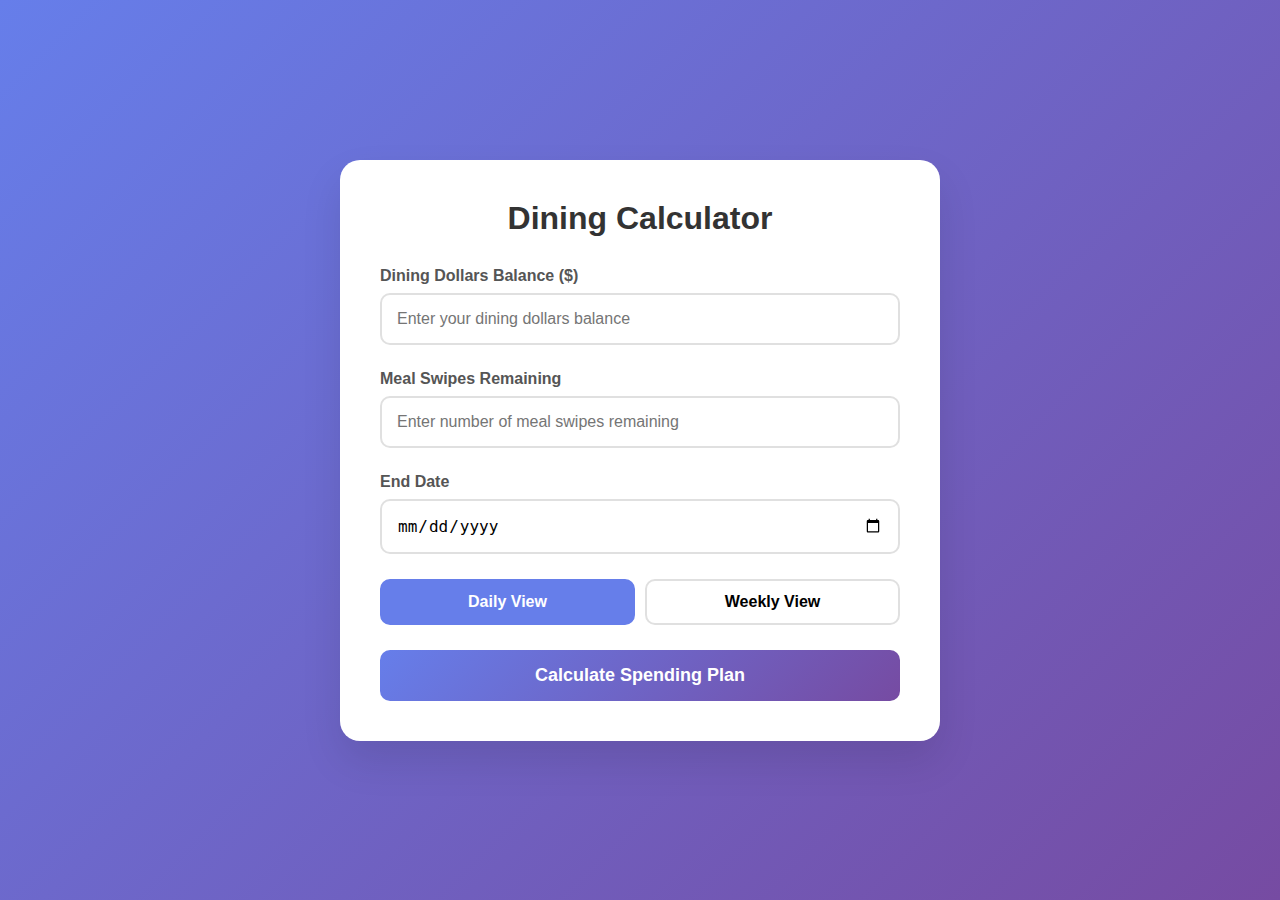
<file: dining-calculator/index.html>
<!DOCTYPE html>
<html lang="en">
<head>
    <meta charset="UTF-8">
    <meta name="viewport" content="width=device-width, initial-scale=1.0">
    <title>Dining Calculator</title>
    <style>
        * {
            margin: 0;
            padding: 0;
            box-sizing: border-box;
        }

        body {
            font-family: 'Segoe UI', Tahoma, Geneva, Verdana, sans-serif;
            background: linear-gradient(135deg, #667eea 0%, #764ba2 100%);
            min-height: 100vh;
            display: flex;
            align-items: center;
            justify-content: center;
            padding: 20px;
        }

        .container {
            background: white;
            border-radius: 20px;
            padding: 40px;
            box-shadow: 0 20px 40px rgba(0, 0, 0, 0.1);
            max-width: 600px;
            width: 100%;
        }

        h1 {
            text-align: center;
            color: #333;
            margin-bottom: 30px;
            font-size: 2rem;
        }

        .form-group {
            margin-bottom: 25px;
        }

        label {
            display: block;
            margin-bottom: 8px;
            color: #555;
            font-weight: 600;
        }

        input {
            width: 100%;
            padding: 15px;
            border: 2px solid #e0e0e0;
            border-radius: 10px;
            font-size: 16px;
            transition: border-color 0.3s ease;
        }

        input:focus {
            outline: none;
            border-color: #667eea;
        }

        .toggle-group {
            display: flex;
            gap: 10px;
            margin-bottom: 25px;
        }

        .toggle-option {
            flex: 1;
            padding: 12px;
            border: 2px solid #e0e0e0;
            border-radius: 10px;
            background: white;
            cursor: pointer;
            text-align: center;
            font-weight: 600;
            transition: all 0.3s ease;
        }

        .toggle-option.active {
            border-color: #667eea;
            background: #667eea;
            color: white;
        }

        .toggle-option:hover {
            border-color: #667eea;
        }

        button {
            width: 100%;
            padding: 15px;
            background: linear-gradient(135deg, #667eea 0%, #764ba2 100%);
            color: white;
            border: none;
            border-radius: 10px;
            font-size: 18px;
            font-weight: 600;
            cursor: pointer;
            transition: transform 0.2s ease;
        }

        button:hover {
            transform: translateY(-2px);
        }

        .result {
            margin-top: 30px;
            padding: 25px;
            background: #f8f9ff;
            border-radius: 15px;
            border-left: 5px solid #667eea;
            display: none;
        }

        .result h2 {
            color: #333;
            margin-bottom: 15px;
        }

        .spending-section {
            margin-bottom: 20px;
        }

        .spending-title {
            font-size: 1.2rem;
            font-weight: bold;
            color: #667eea;
            margin-bottom: 10px;
        }

        .spending-amount {
            font-size: 2rem;
            font-weight: bold;
            color: #333;
            text-align: center;
            margin: 10px 0;
        }

        .spending-details {
            color: #666;
            font-size: 0.9rem;
            text-align: center;
            margin-bottom: 15px;
        }

        .details {
            color: #666;
            line-height: 1.6;
        }

        .error {
            color: #e74c3c;
            font-size: 14px;
            margin-top: 5px;
            display: none;
        }

        .divider {
            height: 2px;
            background: linear-gradient(to right, #667eea, #764ba2);
            margin: 20px 0;
            border-radius: 1px;
        }

        @media (max-width: 600px) {
            .container {
                padding: 30px 20px;
            }
            
            h1 {
                font-size: 1.5rem;
            }

            .spending-amount {
                font-size: 1.5rem;
            }
        }
    </style>
</head>
<body>
    <div class="container">
        <h1>Dining Calculator</h1>
        
        <form id="calculator-form">
            <div class="form-group">
                <label for="dining-dollars">Dining Dollars Balance ($)</label>
                <input type="number" id="dining-dollars" step="0.01" min="0" placeholder="Enter your dining dollars balance">
                <div class="error" id="dining-dollars-error">Please enter a valid amount</div>
            </div>

            <div class="form-group">
                <label for="meal-swipes">Meal Swipes Remaining</label>
                <input type="number" id="meal-swipes" min="0" placeholder="Enter number of meal swipes remaining">
                <div class="error" id="meal-swipes-error">Please enter a valid number of swipes</div>
            </div>
            
            <div class="form-group">
                <label for="end-date">End Date</label>
                <input type="date" id="end-date">
                <div class="error" id="date-error">Please select a valid future date</div>
            </div>

            <div class="toggle-group">
                <div class="toggle-option active" data-view="daily">Daily View</div>
                <div class="toggle-option" data-view="weekly">Weekly View</div>
            </div>
            
            <button type="submit">Calculate Spending Plan</button>
        </form>
        
        <div class="result" id="result">
            <h2>Your Spending Plan</h2>
            
            <div class="spending-section" id="dining-dollars-section">
                <div class="spending-title">Dining Dollars</div>
                <div class="spending-amount" id="dining-dollars-amount">$0.00</div>
                <div class="spending-details" id="dining-dollars-details"></div>
            </div>

            <div class="divider"></div>

            <div class="spending-section" id="meal-swipes-section">
                <div class="spending-title">Meal Swipes</div>
                <div class="spending-amount" id="meal-swipes-amount">0</div>
                <div class="spending-details" id="meal-swipes-details"></div>
            </div>

            <div class="details" id="overall-details"></div>
        </div>
    </div>

    <script>
        let currentView = 'daily';

        document.querySelectorAll('.toggle-option').forEach(option => {
            option.addEventListener('click', function() {
                document.querySelectorAll('.toggle-option').forEach(opt => opt.classList.remove('active'));
                this.classList.add('active');
                currentView = this.dataset.view;
                
                const form = document.getElementById('calculator-form');
                if (form.checkValidity && hasValidInputs()) {
                    calculateSpending();
                }
            });
        });

        document.getElementById('calculator-form').addEventListener('submit', function(e) {
            e.preventDefault();
            calculateSpending();
        });

        function calculateSpending() {
            const diningDollars = parseFloat(document.getElementById('dining-dollars').value) || 0;
            const mealSwipes = parseInt(document.getElementById('meal-swipes').value) || 0;
            const endDate = new Date(document.getElementById('end-date').value);
            const today = new Date();
            today.setHours(0, 0, 0, 0);
            
            clearErrors();
            
            let hasError = false;
            
            if (diningDollars < 0) {
                showError('dining-dollars-error', 'Dining dollars cannot be negative');
                hasError = true;
            }

            if (mealSwipes < 0) {
                showError('meal-swipes-error', 'Meal swipes cannot be negative');
                hasError = true;
            }

            if (diningDollars === 0 && mealSwipes === 0) {
                showError('dining-dollars-error', 'Please enter at least dining dollars or meal swipes');
                hasError = true;
            }
            
            if (!endDate || endDate <= today) {
                showError('date-error', 'Please select a date in the future');
                hasError = true;
            }
            
            if (hasError) {
                document.getElementById('result').style.display = 'none';
                return;
            }
            
            const timeDiff = endDate.getTime() - today.getTime();
            const totalDays = Math.ceil(timeDiff / (1000 * 3600 * 24));
            const totalWeeks = Math.ceil(totalDays / 7);
            
            const periodText = currentView === 'daily' ? 'day' : 'week';
            const periodCount = currentView === 'daily' ? totalDays : totalWeeks;
            
            // Calculate dining dollars
            if (diningDollars > 0) {
                const dollarsPerPeriod = diningDollars / periodCount;
                document.getElementById('dining-dollars-amount').textContent = '$' + dollarsPerPeriod.toFixed(2);
                document.getElementById('dining-dollars-details').textContent = 
                    `$${diningDollars.toFixed(2)} ÷ ${periodCount} ${periodText}${periodCount > 1 ? 's' : ''}`;
                document.getElementById('dining-dollars-section').style.display = 'block';
            } else {
                document.getElementById('dining-dollars-section').style.display = 'none';
            }

            // Calculate meal swipes
            if (mealSwipes > 0) {
                const swipesPerPeriod = mealSwipes / periodCount;
                document.getElementById('meal-swipes-amount').textContent = 
                    swipesPerPeriod >= 1 ? Math.floor(swipesPerPeriod).toString() : swipesPerPeriod.toFixed(1);
                document.getElementById('meal-swipes-details').textContent = 
                    `${mealSwipes} swipes ÷ ${periodCount} ${periodText}${periodCount > 1 ? 's' : ''}`;
                document.getElementById('meal-swipes-section').style.display = 'block';
            } else {
                document.getElementById('meal-swipes-section').style.display = 'none';
            }

            // Overall details
            let detailsText = `You have <strong>${totalDays} days</strong> until ${endDate.toLocaleDateString()}`;
            
            if (currentView === 'weekly') {
                detailsText += ` (approximately <strong>${totalWeeks} weeks</strong>)`;
            }
            
            detailsText += '.<br><br>';
            
            // Tips based on spending
            const dailyDollars = diningDollars / totalDays;
            const dailySwipes = mealSwipes / totalDays;
            
            if (mealSwipes > 0 && diningDollars > 0) {
                if (dailySwipes >= 2 && dailyDollars >= 10) {
                    detailsText += `🎉 <strong>Excellent!</strong> You have plenty of meal swipes and dining dollars. You're all set!`;
                } else if (dailySwipes >= 1 && dailyDollars >= 5) {
                    detailsText += `👍 <strong>Good balance!</strong> You have a nice mix of meal swipes and dining dollars.`;
                } else {
                    detailsText += `💡 <strong>Budget wisely:</strong> Consider using meal swipes for larger meals and dining dollars for snacks.`;
                }
            } else if (mealSwipes > 0) {
                if (dailySwipes >= 2) {
                    detailsText += `🍽️ <strong>Great!</strong> You have plenty of meal swipes to cover your meals.`;
                } else if (dailySwipes >= 1) {
                    detailsText += `👍 <strong>Good:</strong> You have about one meal swipe per day.`;
                } else {
                    detailsText += `⚠️ <strong>Limited swipes:</strong> Use them strategically for your most expensive meals.`;
                }
            } else if (diningDollars > 0) {
                if (dailyDollars >= 20) {
                    detailsText += `🎉 <strong>Great!</strong> You have a comfortable daily dining dollar budget.`;
                } else if (dailyDollars >= 10) {
                    detailsText += `👍 <strong>Good:</strong> You have a reasonable daily budget for meals.`;
                } else {
                    detailsText += `💡 <strong>Budget carefully:</strong> Look for affordable options to stretch your dining dollars.`;
                }
            }
            
            document.getElementById('overall-details').innerHTML = detailsText;
            document.getElementById('result').style.display = 'block';
        }

        function hasValidInputs() {
            const diningDollars = parseFloat(document.getElementById('dining-dollars').value) || 0;
            const mealSwipes = parseInt(document.getElementById('meal-swipes').value) || 0;
            const endDate = new Date(document.getElementById('end-date').value);
            const today = new Date();
            today.setHours(0, 0, 0, 0);
            
            return (diningDollars > 0 || mealSwipes > 0) && endDate > today;
        }
        
        function showError(elementId, message) {
            const errorElement = document.getElementById(elementId);
            errorElement.textContent = message;
            errorElement.style.display = 'block';
        }
        
        function clearErrors() {
            const errors = document.querySelectorAll('.error');
            errors.forEach(error => {
                error.style.display = 'none';
            });
        }
        
        const today = new Date();
        const todayString = today.toISOString().split('T')[0];
        document.getElementById('end-date').setAttribute('min', todayString);
    </script>
</body>
</html>
</file>
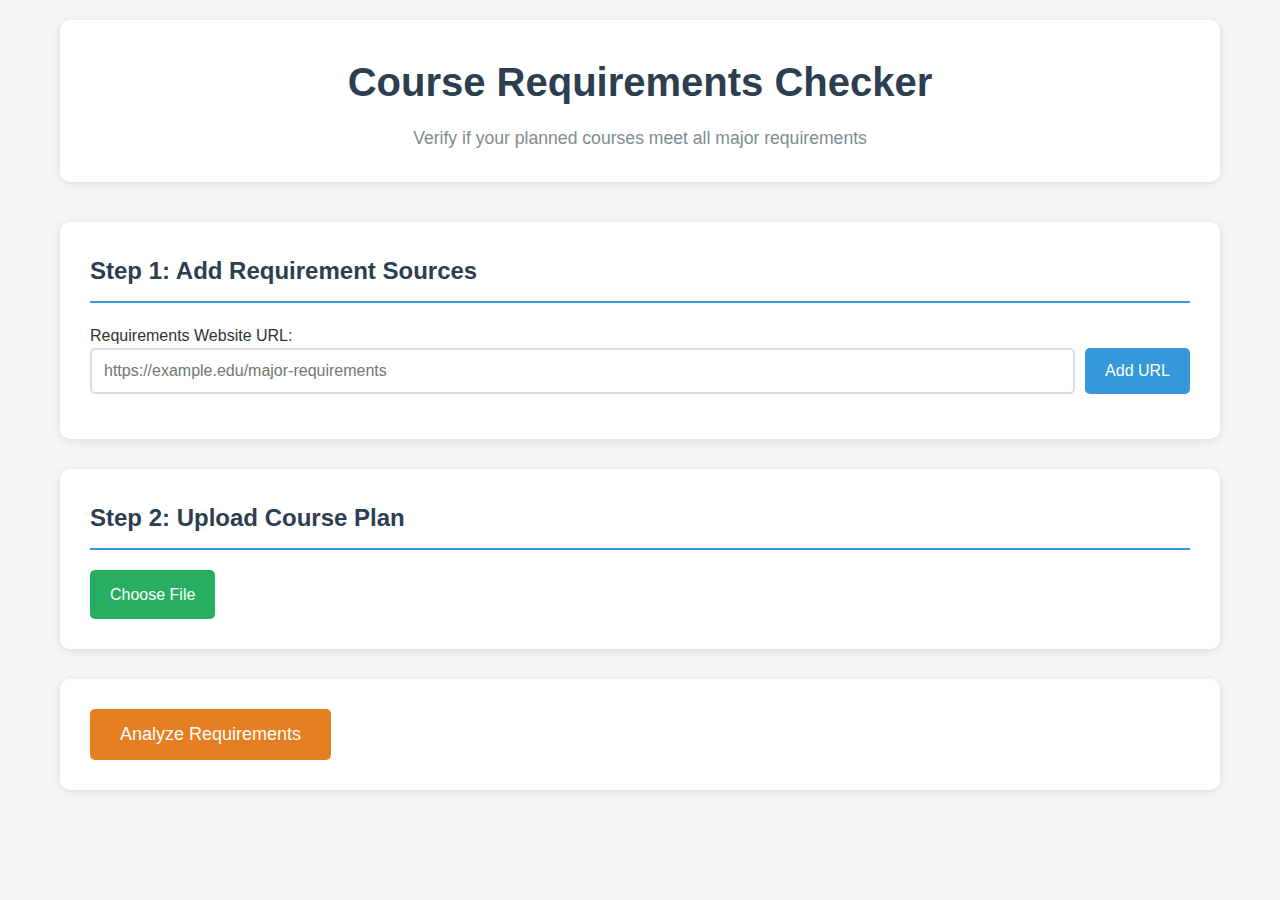
<file: AI_projects/course-requirements-checker/index.html>
<!DOCTYPE html>
<html lang="en">
<head>
    <meta charset="UTF-8">
    <meta name="viewport" content="width=device-width, initial-scale=1.0">
    <title>Course Requirements Checker</title>
    <link rel="stylesheet" href="styles.css">
</head>
<body>
    <div class="container">
        <header>
            <h1>Course Requirements Checker</h1>
            <p>Verify if your planned courses meet all major requirements</p>
        </header>

        <main>
            <section class="input-section">
                <h2>Step 1: Add Requirement Sources</h2>
                <div class="url-input-container">
                    <label for="requirements-url">Requirements Website URL:</label>
                    <div class="url-input-group">
                        <input type="url" id="requirements-url" placeholder="https://example.edu/major-requirements">
                        <button type="button" onclick="addRequirementUrl()">Add URL</button>
                    </div>
                </div>
                <div id="url-list" class="url-list"></div>
            </section>

            <section class="upload-section">
                <h2>Step 2: Upload Course Plan</h2>
                <div class="file-upload-container">
                    <label for="course-plan" class="file-upload-label">
                        <span>Choose File</span>
                        <input type="file" id="course-plan" accept=".pdf,.txt,.csv,.docx" onchange="handleFileUpload(event)">
                    </label>
                    <div id="file-info" class="file-info"></div>
                </div>
            </section>

            <section class="action-section">
                <button type="button" id="analyze-btn" onclick="analyzeRequirements()" disabled>Analyze Requirements</button>
            </section>

            <section class="results-section" id="results-section" style="display: none;">
                <h2>Results</h2>
                <div id="results-container"></div>
            </section>
        </main>
    </div>

    <script src="script.js"></script>
</body>
</html>
</file>
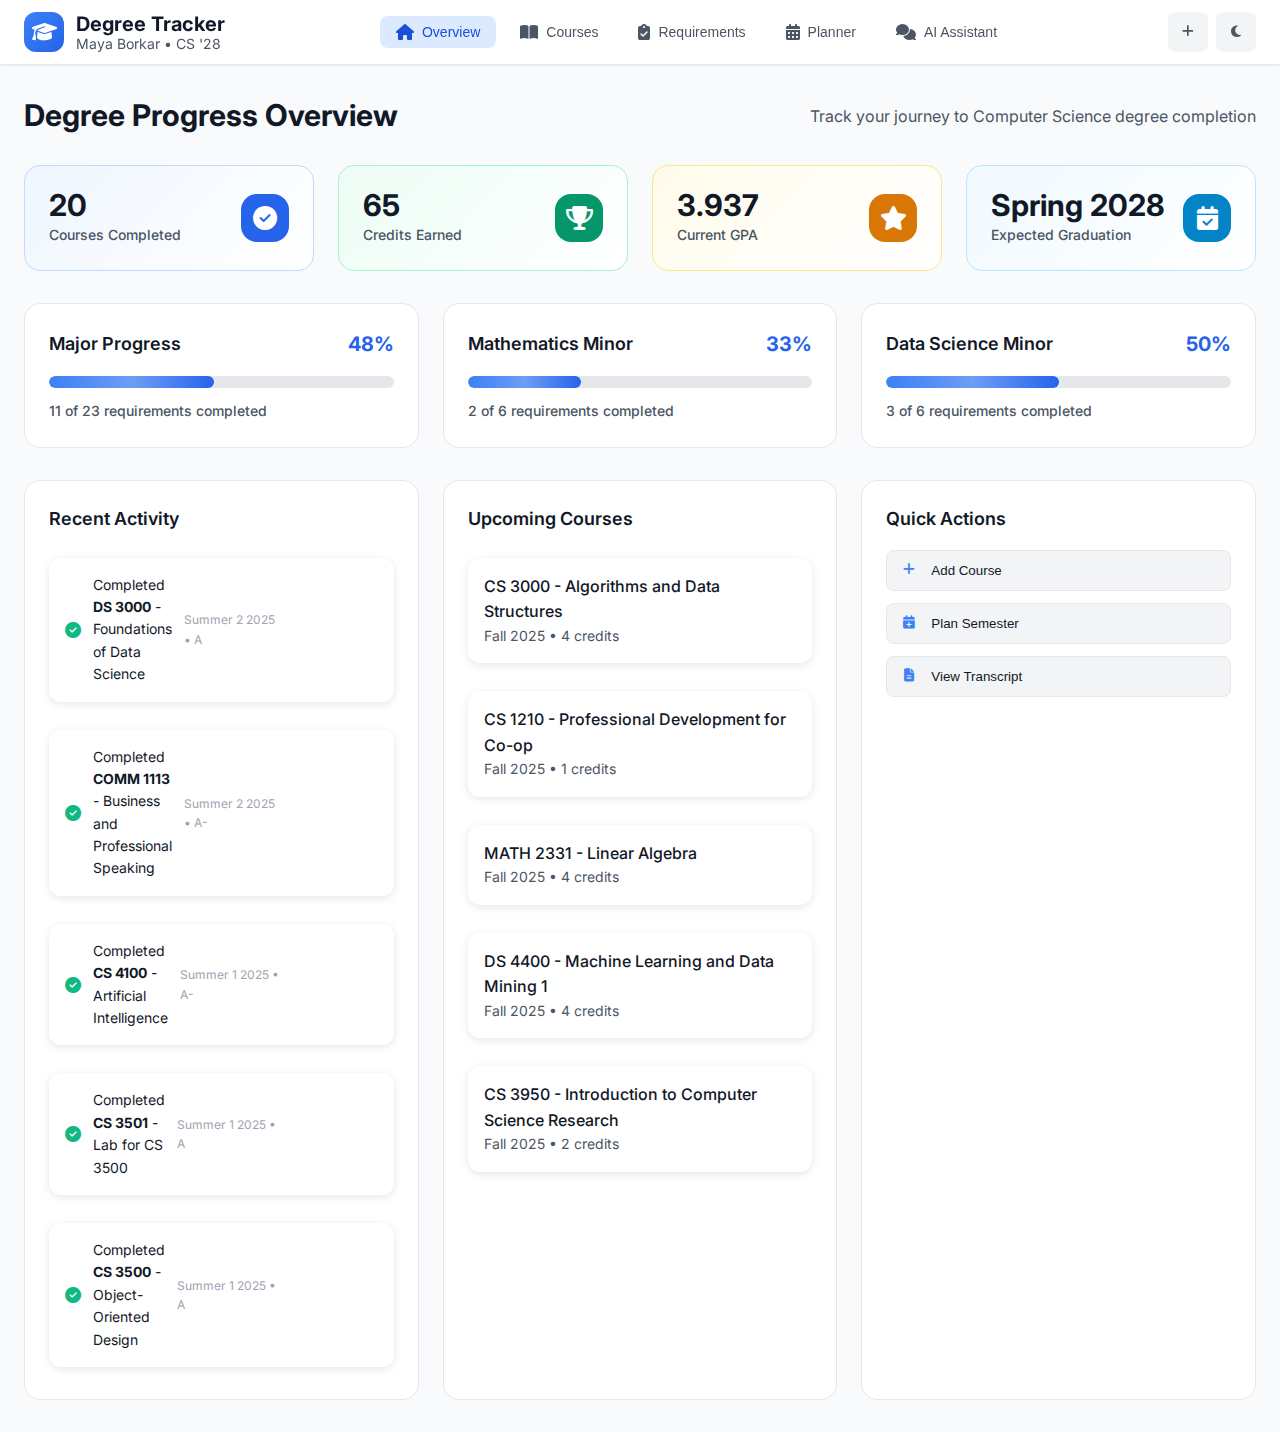
<file: AI_projects/degree-tracker-ai-updated/index.html>
<!DOCTYPE html>
<html lang="en">
<head>
    <meta charset="UTF-8">
    <meta name="viewport" content="width=device-width, initial-scale=1.0">
    <title>Maya's Degree Tracker - Northeastern CS</title>
    <link rel="stylesheet" href="styles.css">
    <link href="https://fonts.googleapis.com/css2?family=Inter:wght@300;400;500;600;700&display=swap" rel="stylesheet">
    <link href="https://cdnjs.cloudflare.com/ajax/libs/font-awesome/6.4.0/css/all.min.css" rel="stylesheet">
</head>
<body>
    <div id="app" class="app">
        <!-- Header -->
        <header class="header">
            <div class="header-container">
                <div class="logo">
                    <div class="logo-icon">
                        <i class="fas fa-graduation-cap"></i>
                    </div>
                    <div class="logo-text">
                        <h1>Degree Tracker</h1>
                        <p>Maya Borkar • CS '28</p>
                    </div>
                </div>
                
                <nav class="nav">
                    <button class="nav-item active" data-view="overview">
                        <i class="fas fa-home"></i>
                        <span>Overview</span>
                    </button>
                    <button class="nav-item" data-view="courses">
                        <i class="fas fa-book-open"></i>
                        <span>Courses</span>
                    </button>
                    <button class="nav-item" data-view="requirements">
                        <i class="fas fa-clipboard-check"></i>
                        <span>Requirements</span>
                    </button>
                    <button class="nav-item" data-view="planner">
                        <i class="fas fa-calendar-alt"></i>
                        <span>Planner</span>
                    </button>
                    <button class="nav-item" data-view="chat">
                        <i class="fas fa-comments"></i>
                        <span>AI Assistant</span>
                    </button>
                </nav>
                
                <div class="header-actions">
                    <button class="btn-icon" id="add-course-btn" title="Add Course">
                        <i class="fas fa-plus"></i>
                    </button>
                    <button class="btn-icon" id="theme-toggle" title="Toggle Theme">
                        <i class="fas fa-moon"></i>
                    </button>
                </div>
            </div>
        </header>

        <!-- Main Content -->
        <main class="main">
            <!-- Overview View -->
            <section class="view active" id="overview-view">
                <div class="view-header">
                    <h2>Degree Progress Overview</h2>
                    <p>Track your journey to Computer Science degree completion</p>
                </div>
                
                <div class="stats-grid">
                    <div class="stat-card primary">
                        <div class="stat-content">
                            <div class="stat-number" id="completed-courses">0</div>
                            <div class="stat-label">Courses Completed</div>
                        </div>
                        <div class="stat-icon">
                            <i class="fas fa-check-circle"></i>
                        </div>
                    </div>
                    
                    <div class="stat-card success">
                        <div class="stat-content">
                            <div class="stat-number" id="total-credits">0</div>
                            <div class="stat-label">Credits Earned</div>
                        </div>
                        <div class="stat-icon">
                            <i class="fas fa-trophy"></i>
                        </div>
                    </div>
                    
                    <div class="stat-card warning">
                        <div class="stat-content">
                            <div class="stat-number" id="gpa-display">N/A</div>
                            <div class="stat-label">Current GPA</div>
                        </div>
                        <div class="stat-icon">
                            <i class="fas fa-star"></i>
                        </div>
                    </div>
                    
                    <div class="stat-card info">
                        <div class="stat-content">
                            <div class="stat-number" id="graduation-date">Spring 2028</div>
                            <div class="stat-label">Expected Graduation</div>
                        </div>
                        <div class="stat-icon">
                            <i class="fas fa-calendar-check"></i>
                        </div>
                    </div>
                </div>

                <div class="progress-section">
                    <div class="progress-card">
                        <div class="progress-header">
                            <h3>Major Progress</h3>
                            <span class="progress-percentage" id="major-percentage">0%</span>
                        </div>
                        <div class="progress-bar">
                            <div class="progress-fill" id="major-progress" style="width: 0%"></div>
                        </div>
                        <div class="progress-details">
                            <span id="major-completed">0</span> of <span id="major-total">0</span> requirements completed
                        </div>
                    </div>
                    
                    <div class="progress-card">
                        <div class="progress-header">
                            <h3>Mathematics Minor</h3>
                            <span class="progress-percentage" id="math-minor-percentage">0%</span>
                        </div>
                        <div class="progress-bar">
                            <div class="progress-fill" id="math-minor-progress" style="width: 0%"></div>
                        </div>
                        <div class="progress-details">
                            <span id="math-minor-completed">0</span> of <span id="math-minor-total">6</span> requirements completed
                        </div>
                    </div>
                    
                    <div class="progress-card">
                        <div class="progress-header">
                            <h3>Data Science Minor</h3>
                            <span class="progress-percentage" id="ds-minor-percentage">0%</span>
                        </div>
                        <div class="progress-bar">
                            <div class="progress-fill" id="ds-minor-progress" style="width: 0%"></div>
                        </div>
                        <div class="progress-details">
                            <span id="ds-minor-completed">0</span> of <span id="ds-minor-total">6</span> requirements completed
                        </div>
                    </div>
                </div>

                <div class="overview-grid">
                    <div class="overview-card">
                        <h3>Recent Activity</h3>
                        <div class="activity-list" id="recent-activity">
                            <!-- Activity items will be populated here -->
                        </div>
                    </div>
                    
                    <div class="overview-card">
                        <h3>Upcoming Courses</h3>
                        <div class="upcoming-list" id="upcoming-courses">
                            <!-- Upcoming courses will be populated here -->
                        </div>
                    </div>
                    
                    <div class="overview-card">
                        <h3>Quick Actions</h3>
                        <div class="quick-actions">
                            <button class="action-btn" data-action="add-course">
                                <i class="fas fa-plus"></i>
                                Add Course
                            </button>
                            <button class="action-btn" data-action="plan-semester">
                                <i class="fas fa-calendar-plus"></i>
                                Plan Semester
                            </button>
                            <button class="action-btn" data-action="view-transcript">
                                <i class="fas fa-file-alt"></i>
                                View Transcript
                            </button>
                        </div>
                    </div>
                </div>
            </section>

            <!-- Courses View -->
            <section class="view" id="courses-view">
                <div class="view-header">
                    <h2>My Courses</h2>
                    <div class="view-actions">
                        <button class="btn-primary" id="upload-transcript-btn">
                            <i class="fas fa-upload"></i>
                            Upload Transcript
                        </button>
                    </div>
                </div>
                
                <div class="courses-filters">
                    <div class="filter-group">
                        <label for="semester-filter">Semester</label>
                        <select id="semester-filter">
                            <option value="all">All Semesters</option>
                            <option value="completed">Completed Only</option>
                            <option value="planned">Planned Only</option>
                        </select>
                    </div>
                    <div class="filter-group">
                        <label for="subject-filter">Subject</label>
                        <select id="subject-filter">
                            <option value="all">All Subjects</option>
                            <option value="CS">Computer Science</option>
                            <option value="MATH">Mathematics</option>
                            <option value="DS">Data Science</option>
                            <option value="other">Other</option>
                        </select>
                    </div>
                    <div class="search-group">
                        <input type="text" id="course-search" placeholder="Search courses...">
                        <i class="fas fa-search"></i>
                    </div>
                </div>
                
                <div class="courses-container">
                    <div class="courses-grid" id="courses-grid">
                        <!-- Courses will be populated here -->
                    </div>
                </div>
            </section>

            <!-- Requirements View -->
            <section class="view" id="requirements-view">
                <div class="view-header">
                    <h2>Degree Requirements</h2>
                    <div class="requirements-summary">
                        <div class="summary-item fulfilled">
                            <span class="summary-number" id="fulfilled-count">0</span>
                            <span class="summary-label">Fulfilled</span>
                        </div>
                        <div class="summary-item missing">
                            <span class="summary-number" id="missing-count">0</span>
                            <span class="summary-label">Missing</span>
                        </div>
                        <div class="summary-item planned">
                            <span class="summary-number" id="planned-count">0</span>
                            <span class="summary-label">Planned</span>
                        </div>
                    </div>
                </div>
                
                <div class="requirements-content">
                    <div class="requirement-category">
                        <h3 class="category-title">
                            <i class="fas fa-code"></i>
                            Core Computer Science
                        </h3>
                        <div class="requirement-list" id="cs-core-requirements">
                            <!-- CS core requirements -->
                        </div>
                    </div>
                    
                    <div class="requirement-category">
                        <h3 class="category-title">
                            <i class="fas fa-calculator"></i>
                            Mathematics & Science
                        </h3>
                        <div class="requirement-list" id="math-science-requirements">
                            <!-- Math/science requirements -->
                        </div>
                    </div>
                    
                    <div class="requirement-category">
                        <h3 class="category-title">
                            <i class="fas fa-pen"></i>
                            Writing & Communication
                        </h3>
                        <div class="requirement-list" id="writing-requirements">
                            <!-- Writing requirements -->
                        </div>
                    </div>
                    
                    <div class="requirement-category">
                        <h3 class="category-title">
                            <i class="fas fa-brain"></i>
                            AI Concentration
                        </h3>
                        <div class="requirement-list" id="concentration-requirements">
                            <!-- Concentration requirements -->
                        </div>
                    </div>
                    
                    <div class="requirement-category">
                        <h3 class="category-title">
                            <i class="fas fa-calculator"></i>
                            Mathematics Minor
                        </h3>
                        <div class="requirement-list" id="math-minor-requirements">
                            <!-- Math minor requirements -->
                        </div>
                    </div>
                    
                    <div class="requirement-category">
                        <h3 class="category-title">
                            <i class="fas fa-chart-bar"></i>
                            Data Science Minor
                        </h3>
                        <div class="requirement-list" id="ds-minor-requirements">
                            <!-- Data Science minor requirements -->
                        </div>
                    </div>
                </div>
            </section>

            <!-- Planner View -->
            <section class="view" id="planner-view">
                <div class="view-header">
                    <h2>Academic Planner</h2>
                    <p>Plan your remaining semesters and track graduation timeline</p>
                </div>
                
                <div class="planner-timeline">
                    <div class="timeline-semester">
                        <h3>Summer 2026</h3>
                        <div class="semester-courses" data-semester="Summer 2026">
                            <!-- Courses for this semester -->
                        </div>
                    </div>
                    
                    <div class="timeline-semester">
                        <h3>Fall 2026</h3>
                        <div class="semester-courses" data-semester="Fall 2026">
                            <!-- Courses for this semester -->
                        </div>
                    </div>
                    
                    <div class="timeline-semester">
                        <h3>Spring 2027</h3>
                        <div class="semester-courses" data-semester="Spring 2027">
                            <!-- Courses for this semester -->
                        </div>
                    </div>
                    
                    <div class="timeline-semester">
                        <h3>Summer 2027</h3>
                        <div class="semester-courses" data-semester="Summer 2027">
                            <!-- Courses for this semester -->
                        </div>
                    </div>
                    
                    <div class="timeline-semester">
                        <h3>Spring 2028</h3>
                        <div class="semester-courses" data-semester="Spring 2028">
                            <!-- Courses for this semester -->
                        </div>
                    </div>
                </div>
            </section>

            <!-- Chat View -->
            <section class="view" id="chat-view">
                <div class="chat-container">
                    <div class="chat-header">
                        <div class="chat-title">
                            <h2>AI Academic Assistant</h2>
                            <p>Get personalized advice about your degree progress</p>
                        </div>
                        <button class="btn-secondary" id="clear-chat">
                            <i class="fas fa-trash"></i>
                            Clear Chat
                        </button>
                    </div>
                    
                    <div class="chat-messages" id="chat-messages">
                        <div class="message ai-message">
                            <div class="message-avatar">
                                <i class="fas fa-robot"></i>
                            </div>
                            <div class="message-content">
                                <p>Hi Maya! I'm your AI academic assistant. I can help you with:</p>
                                <ul>
                                    <li>📊 Analyzing your degree progress</li>
                                    <li>📚 Planning future courses</li>
                                    <li>✅ Checking requirements</li>
                                    <li>🎓 Graduation timeline</li>
                                    <li>➕ Adding courses to your plan</li>
                                </ul>
                                <p>What would you like to know about your CS degree?</p>
                            </div>
                        </div>
                    </div>
                    
                    <div class="chat-input-container">
                        <div class="chat-suggestions">
                            <button class="suggestion-chip" data-text="What's my current GPA?">
                                My GPA
                            </button>
                            <button class="suggestion-chip" data-text="How am I doing academically?">
                                Progress check
                            </button>
                            <button class="suggestion-chip" data-text="Tell me about Maya's dual minors">
                                About minors
                            </button>
                            <button class="suggestion-chip" data-text="Can I graduate on time?">
                                Graduation timeline
                            </button>
                            <button class="suggestion-chip" data-text="List my completed courses">
                                Course list
                            </button>
                            <button class="suggestion-chip" data-text="What should I focus on next?">
                                Next steps
                            </button>
                            <button class="suggestion-chip" data-text="Add CS 4000 Advanced Algorithms 4 credits completed">
                                Add a course
                            </button>
                            <button class="suggestion-chip" data-text="Tell me a computer science joke!">
                                Tell me a joke
                            </button>
                        </div>
                        
                        <div class="chat-input">
                            <input type="text" id="chat-input" placeholder="Ask about your degree, courses, or requirements..." />
                            <button class="chat-send" id="chat-send">
                                <i class="fas fa-paper-plane"></i>
                            </button>
                        </div>
                    </div>
                </div>
            </section>
        </main>
    </div>

    <!-- Modals -->
    <div class="modal-overlay" id="modal-overlay">
        <!-- Add Course Modal -->
        <div class="modal" id="add-course-modal">
            <div class="modal-header">
                <h3>Add New Course</h3>
                <button class="modal-close" data-modal="add-course-modal">
                    <i class="fas fa-times"></i>
                </button>
            </div>
            <div class="modal-body">
                <form id="add-course-form">
                    <div class="form-row">
                        <div class="form-group">
                            <label for="course-code">Course Code</label>
                            <input type="text" id="course-code" placeholder="e.g., CS 3000" required>
                        </div>
                        <div class="form-group">
                            <label for="course-credits">Credits</label>
                            <input type="number" id="course-credits" min="1" max="8" value="4" required>
                        </div>
                    </div>
                    
                    <div class="form-group">
                        <label for="course-title">Course Title</label>
                        <input type="text" id="course-title" placeholder="e.g., Algorithms & Data" required>
                    </div>
                    
                    <div class="form-row">
                        <div class="form-group">
                            <label for="course-status">Status</label>
                            <select id="course-status" required>
                                <option value="completed">Completed</option>
                                <option value="planned">Planned</option>
                                <option value="in-progress">In Progress</option>
                            </select>
                        </div>
                        <div class="form-group">
                            <label for="course-semester">Semester</label>
                            <input type="text" id="course-semester" placeholder="e.g., Fall 2025">
                        </div>
                    </div>
                    
                    <div class="form-group">
                        <label for="course-grade">Grade (Optional)</label>
                        <select id="course-grade">
                            <option value="">Select Grade</option>
                            <option value="A">A</option>
                            <option value="A-">A-</option>
                            <option value="B+">B+</option>
                            <option value="B">B</option>
                            <option value="B-">B-</option>
                            <option value="C+">C+</option>
                            <option value="C">C</option>
                            <option value="C-">C-</option>
                            <option value="D+">D+</option>
                            <option value="D">D</option>
                            <option value="F">F</option>
                            <option value="P">P (Pass)</option>
                            <option value="IP">IP (In Progress)</option>
                        </select>
                    </div>
                    
                    <div class="modal-actions">
                        <button type="button" class="btn-secondary modal-close" data-modal="add-course-modal">
                            Cancel
                        </button>
                        <button type="submit" class="btn-primary">
                            Add Course
                        </button>
                    </div>
                </form>
            </div>
        </div>

        <!-- Upload Transcript Modal -->
        <div class="modal" id="upload-modal">
            <div class="modal-header">
                <h3>Upload Transcript</h3>
                <button class="modal-close" data-modal="upload-modal">
                    <i class="fas fa-times"></i>
                </button>
            </div>
            <div class="modal-body">
                <div class="upload-area" id="upload-area">
                    <div class="upload-icon">
                        <i class="fas fa-cloud-upload-alt"></i>
                    </div>
                    <h4>Drop your transcript here</h4>
                    <p>or click to browse files</p>
                    <small>Supports PDF, TXT, CSV files</small>
                    <input type="file" id="file-input" accept=".pdf,.txt,.csv" hidden>
                </div>
                <div class="upload-progress" id="upload-progress" style="display: none;">
                    <div class="progress-bar">
                        <div class="progress-fill" id="upload-progress-fill"></div>
                    </div>
                    <p id="upload-status">Uploading...</p>
                </div>
            </div>
        </div>
    </div>

    <!-- Edit Course Modal -->
    <div id="edit-course-modal" class="modal">
        <div class="modal-overlay" data-modal="edit-course-modal"></div>
        <div class="modal-container">
            <div class="modal-header">
                <h2>Edit Course</h2>
                <button class="modal-close" data-modal="edit-course-modal">×</button>
            </div>
            
            <form id="edit-course-form">
                <input type="hidden" id="edit-course-index" name="courseIndex">
                <input type="hidden" id="edit-course-type" name="courseType">
                
                <div class="input-group">
                    <label for="edit-course-code">Course Code</label>
                    <input type="text" id="edit-course-code" name="courseCode" required placeholder="e.g., CS 2500">
                </div>
                
                <div class="input-group">
                    <label for="edit-course-title">Course Title</label>
                    <input type="text" id="edit-course-title" name="courseTitle" required placeholder="e.g., Fundamentals of CS">
                </div>
                
                <div class="input-row">
                    <div class="input-group">
                        <label for="edit-course-credits">Credits</label>
                        <input type="number" id="edit-course-credits" name="courseCredits" required min="1" max="8" placeholder="4">
                    </div>
                    
                    <div class="input-group">
                        <label for="edit-course-semester">Semester</label>
                        <input type="text" id="edit-course-semester" name="courseSemester" placeholder="e.g., Fall 2024">
                    </div>
                </div>
                
                <div class="input-row">
                    <div class="input-group">
                        <label for="edit-course-grade">Grade</label>
                        <select id="edit-course-grade" name="courseGrade">
                            <option value="">No Grade</option>
                            <option value="A">A</option>
                            <option value="A-">A-</option>
                            <option value="B+">B+</option>
                            <option value="B">B</option>
                            <option value="B-">B-</option>
                            <option value="C+">C+</option>
                            <option value="C">C</option>
                            <option value="C-">C-</option>
                            <option value="D+">D+</option>
                            <option value="D">D</option>
                            <option value="F">F</option>
                            <option value="P">P (Pass)</option>
                            <option value="IP">IP (In Progress)</option>
                        </select>
                    </div>
                    
                    <div class="input-group">
                        <label for="edit-course-status">Status</label>
                        <select id="edit-course-status" name="courseStatus" required>
                            <option value="completed">Completed</option>
                            <option value="planned">Planned</option>
                            <option value="in-progress">In Progress</option>
                        </select>
                    </div>
                </div>
                
                <div class="modal-actions">
                    <button type="button" class="btn-danger" id="delete-course-btn">Delete Course</button>
                    <button type="button" class="btn-secondary modal-close" data-modal="edit-course-modal">Cancel</button>
                    <button type="submit" class="btn-primary">Save Changes</button>
                </div>
            </form>
        </div>
    </div>

    <!-- Scripts -->
    <script src="data.js"></script>
    <script src="requirements-parser.js"></script>
    <script src="ai-assistant.js"></script>
    <script src="app.js"></script>
</body>
</html>
</file>
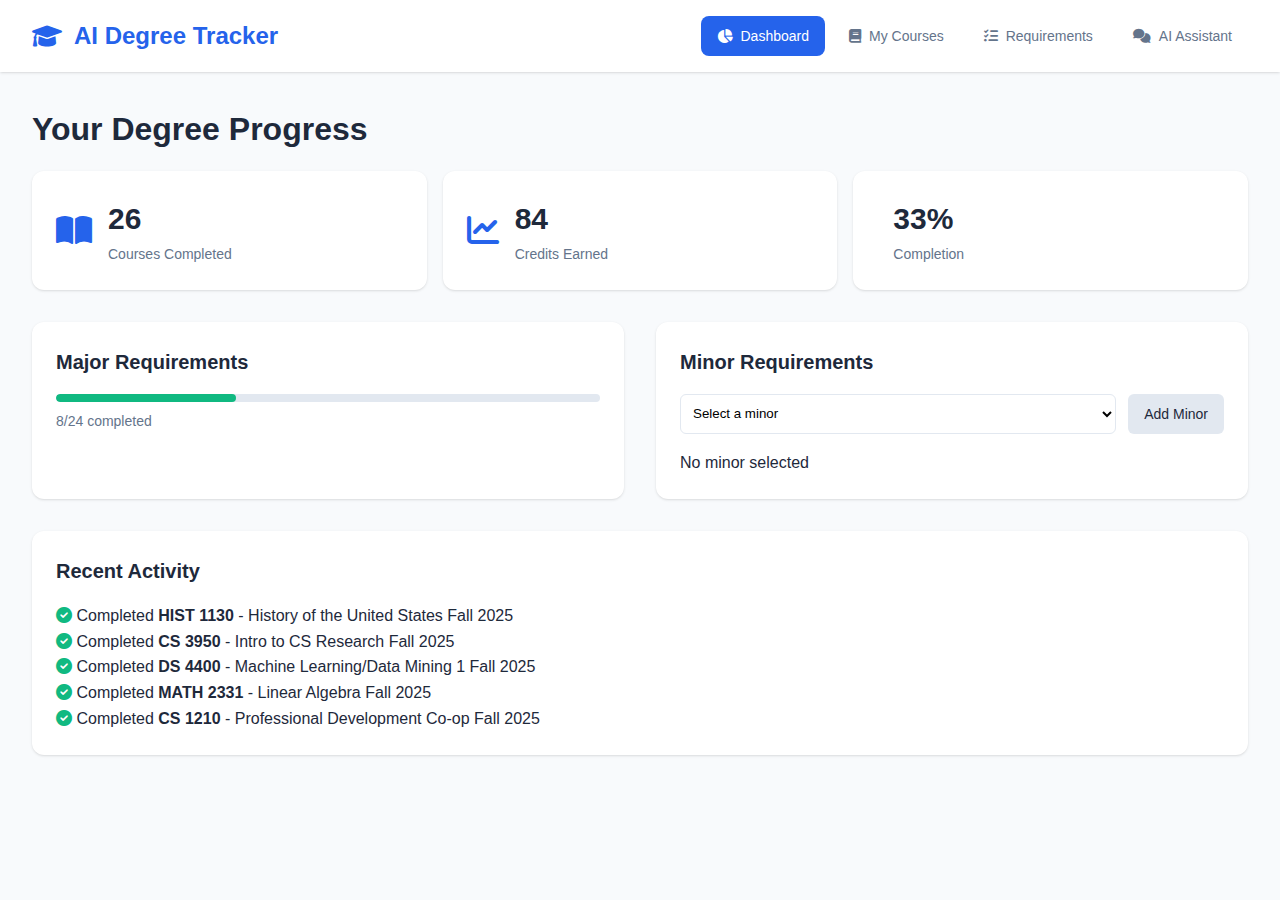
<file: AI_projects/degree-tracker-ai/index.html>
<!DOCTYPE html>
<html lang="en">
<head>
    <meta charset="UTF-8">
    <meta name="viewport" content="width=device-width, initial-scale=1.0">
    <title>AI Degree Tracker</title>
    <link rel="stylesheet" href="styles.css">
    <link href="https://cdnjs.cloudflare.com/ajax/libs/font-awesome/6.0.0/css/all.min.css" rel="stylesheet">
</head>
<body>
    <div class="app-container">
        <!-- Navigation -->
        <nav class="navbar">
            <div class="nav-brand">
                <i class="fas fa-graduation-cap"></i>
                <h1>AI Degree Tracker</h1>
            </div>
            <div class="nav-menu">
                <button class="nav-btn active" data-tab="dashboard">
                    <i class="fas fa-chart-pie"></i> Dashboard
                </button>
                <button class="nav-btn" data-tab="courses">
                    <i class="fas fa-book"></i> My Courses
                </button>
                <button class="nav-btn" data-tab="requirements">
                    <i class="fas fa-list-check"></i> Requirements
                </button>
                <button class="nav-btn" data-tab="chat">
                    <i class="fas fa-comments"></i> AI Assistant
                </button>
            </div>
        </nav>

        <!-- Main Content -->
        <main class="main-content">
            <!-- Dashboard Tab -->
            <div class="tab-content active" id="dashboard">
                <div class="dashboard-header">
                    <h2>Your Degree Progress</h2>
                    <div class="quick-stats">
                        <div class="stat-card">
                            <i class="fas fa-book-open"></i>
                            <div class="stat-info">
                                <span class="stat-number" id="completed-courses">0</span>
                                <span class="stat-label">Courses Completed</span>
                            </div>
                        </div>
                        <div class="stat-card">
                            <i class="fas fa-chart-line"></i>
                            <div class="stat-info">
                                <span class="stat-number" id="total-credits">0</span>
                                <span class="stat-label">Credits Earned</span>
                            </div>
                        </div>
                        <div class="stat-card">
                            <i class="fas fa-target"></i>
                            <div class="stat-info">
                                <span class="stat-number" id="completion-percentage">0%</span>
                                <span class="stat-label">Completion</span>
                            </div>
                        </div>
                    </div>
                </div>

                <div class="dashboard-grid">
                    <div class="dashboard-section">
                        <h3>Major Requirements</h3>
                        <div class="progress-container">
                            <div class="progress-bar">
                                <div class="progress-fill" id="major-progress"></div>
                            </div>
                            <span class="progress-text" id="major-progress-text">0/0 completed</span>
                        </div>
                        <div id="major-requirements-list" class="requirements-preview"></div>
                    </div>

                    <div class="dashboard-section">
                        <h3>Minor Requirements</h3>
                        <div class="minor-selector">
                            <select id="minor-select">
                                <option value="">Select a minor</option>
                                <option value="mathematics">Mathematics Minor</option>
                                <option value="data-science">Data Science Minor</option>
                            </select>
                            <button id="add-minor-btn" class="btn btn-secondary">Add Minor</button>
                        </div>
                        <div id="minor-requirements" class="requirements-preview"></div>
                    </div>

                    <div class="dashboard-section full-width">
                        <h3>Recent Activity</h3>
                        <div id="recent-activity" class="activity-list">
                            <p class="no-activity">No recent activity. Upload your courses to get started!</p>
                        </div>
                    </div>
                </div>
            </div>

            <!-- Courses Tab -->
            <div class="tab-content" id="courses">
                <div class="courses-header">
                    <h2>My Courses</h2>
                    <div class="course-actions">
                        <button class="btn btn-primary" id="upload-courses-btn">
                            <i class="fas fa-upload"></i> Upload Course Plan
                        </button>
                        <button class="btn btn-secondary" id="add-manual-course-btn">
                            <i class="fas fa-plus"></i> Add Course Manually
                        </button>
                    </div>
                </div>

                <div class="courses-filter">
                    <div class="filter-group">
                        <label for="semester-filter">Filter by Semester:</label>
                        <select id="semester-filter">
                            <option value="all">All Semesters</option>
                            <option value="completed">Completed</option>
                            <option value="planned">Planned</option>
                        </select>
                    </div>
                    <div class="search-group">
                        <input type="text" id="course-search" placeholder="Search courses...">
                        <i class="fas fa-search"></i>
                    </div>
                </div>

                <div class="courses-container">
                    <div class="courses-grid" id="courses-grid">
                        <div class="no-courses">
                            <i class="fas fa-book-open"></i>
                            <h3>No courses added yet</h3>
                            <p>Upload your course plan or add courses manually to get started.</p>
                        </div>
                    </div>
                </div>
            </div>

            <!-- Requirements Tab -->
            <div class="tab-content" id="requirements">
                <div class="requirements-header">
                    <h2>Degree Requirements</h2>
                    <div class="requirements-actions">
                        <button class="btn btn-primary" id="update-requirements-btn">
                            <i class="fas fa-sync"></i> Update Requirements
                        </button>
                        <button class="btn btn-secondary" id="export-report-btn">
                            <i class="fas fa-file-export"></i> Export Report
                        </button>
                    </div>
                </div>

                <div class="requirements-summary">
                    <div class="summary-card fulfilled">
                        <h4>Fulfilled Requirements</h4>
                        <span class="summary-count" id="fulfilled-count">0</span>
                    </div>
                    <div class="summary-card missing">
                        <h4>Missing Requirements</h4>
                        <span class="summary-count" id="missing-count">0</span>
                    </div>
                    <div class="summary-card in-progress">
                        <h4>In Progress</h4>
                        <span class="summary-count" id="in-progress-count">0</span>
                    </div>
                </div>

                <div class="requirements-content">
                    <div class="requirements-section">
                        <h3>
                            <i class="fas fa-chevron-down toggle-icon"></i>
                            Core Requirements
                        </h3>
                        <div class="requirements-list" id="core-requirements"></div>
                    </div>

                    <div class="requirements-section">
                        <h3>
                            <i class="fas fa-chevron-down toggle-icon"></i>
                            Concentration Requirements
                        </h3>
                        <div class="requirements-list" id="concentration-requirements"></div>
                    </div>

                    <div class="requirements-section">
                        <h3>
                            <i class="fas fa-chevron-down toggle-icon"></i>
                            General Education
                        </h3>
                        <div class="requirements-list" id="general-requirements"></div>
                    </div>
                </div>
            </div>

            <!-- Chat Tab -->
            <div class="tab-content" id="chat">
                <div class="chat-container">
                    <div class="chat-header">
                        <h2>AI Degree Assistant</h2>
                        <p>Ask questions about your degree requirements, course planning, or get personalized advice.</p>
                    </div>

                    <div class="chat-messages" id="chat-messages">
                        <div class="message ai-message">
                            <div class="message-avatar">
                                <i class="fas fa-robot"></i>
                            </div>
                            <div class="message-content">
                                <p>Hi! I'm your AI degree assistant. I can help you with:</p>
                                <ul>
                                    <li>Checking if courses fulfill requirements</li>
                                    <li>Planning your remaining semesters</li>
                                    <li>Adding manual credit overrides</li>
                                    <li>Exploring minor options</li>
                                    <li>Understanding graduation requirements</li>
                                </ul>
                                <p>What would you like to know about your degree progress?</p>
                            </div>
                        </div>
                    </div>

                    <div class="chat-input-container">
                        <div class="chat-input-wrapper">
                            <input type="text" id="chat-input" placeholder="Ask about your degree requirements...">
                            <button id="send-chat-btn" class="btn btn-primary">
                                <i class="fas fa-paper-plane"></i>
                            </button>
                        </div>
                        <div class="chat-suggestions">
                            <button class="suggestion-btn" data-suggestion="What courses do I still need to take?">
                                What courses do I still need?
                            </button>
                            <button class="suggestion-btn" data-suggestion="Can I graduate on time?">
                                Can I graduate on time?
                            </button>
                            <button class="suggestion-btn" data-suggestion="I got credit for a course not in my transcript">
                                Add manual course credit
                            </button>
                        </div>
                    </div>
                </div>
            </div>
        </main>
    </div>

    <!-- Modals -->
    <div class="modal" id="upload-modal">
        <div class="modal-content">
            <div class="modal-header">
                <h3>Upload Course Plan</h3>
                <button class="close-btn" data-modal="upload-modal">
                    <i class="fas fa-times"></i>
                </button>
            </div>
            <div class="modal-body">
                <div class="upload-area" id="upload-area">
                    <i class="fas fa-cloud-upload-alt"></i>
                    <h4>Drop your file here or click to browse</h4>
                    <p>Supported formats: PDF, CSV, TXT</p>
                    <input type="file" id="file-input" accept=".pdf,.csv,.txt" hidden>
                </div>
                <div class="upload-progress" id="upload-progress" style="display: none;">
                    <div class="progress-bar">
                        <div class="progress-fill" id="upload-progress-fill"></div>
                    </div>
                    <span class="progress-text" id="upload-progress-text">Uploading...</span>
                </div>
            </div>
        </div>
    </div>

    <div class="modal" id="manual-course-modal">
        <div class="modal-content">
            <div class="modal-header">
                <h3>Add Course Manually</h3>
                <button class="close-btn" data-modal="manual-course-modal">
                    <i class="fas fa-times"></i>
                </button>
            </div>
            <div class="modal-body">
                <form id="manual-course-form">
                    <div class="form-group">
                        <label for="course-code">Course Code</label>
                        <input type="text" id="course-code" placeholder="e.g., CS 3000" required>
                    </div>
                    <div class="form-group">
                        <label for="course-title">Course Title</label>
                        <input type="text" id="course-title" placeholder="e.g., Algorithms & Data" required>
                    </div>
                    <div class="form-group">
                        <label for="course-credits">Credits</label>
                        <input type="number" id="course-credits" min="0" max="8" step="0.5" value="4" required>
                    </div>
                    <div class="form-group">
                        <label for="course-status">Status</label>
                        <select id="course-status" required>
                            <option value="completed">Completed</option>
                            <option value="in-progress">In Progress</option>
                            <option value="planned">Planned</option>
                        </select>
                    </div>
                    <div class="form-group">
                        <label for="course-semester">Semester</label>
                        <input type="text" id="course-semester" placeholder="e.g., Fall 2023">
                    </div>
                    <div class="form-actions">
                        <button type="button" class="btn btn-secondary" data-modal="manual-course-modal">Cancel</button>
                        <button type="submit" class="btn btn-primary">Add Course</button>
                    </div>
                </form>
            </div>
        </div>
    </div>

    <script src="data.js"></script>
    <script src="app.js"></script>
</body>
</html>
</file>
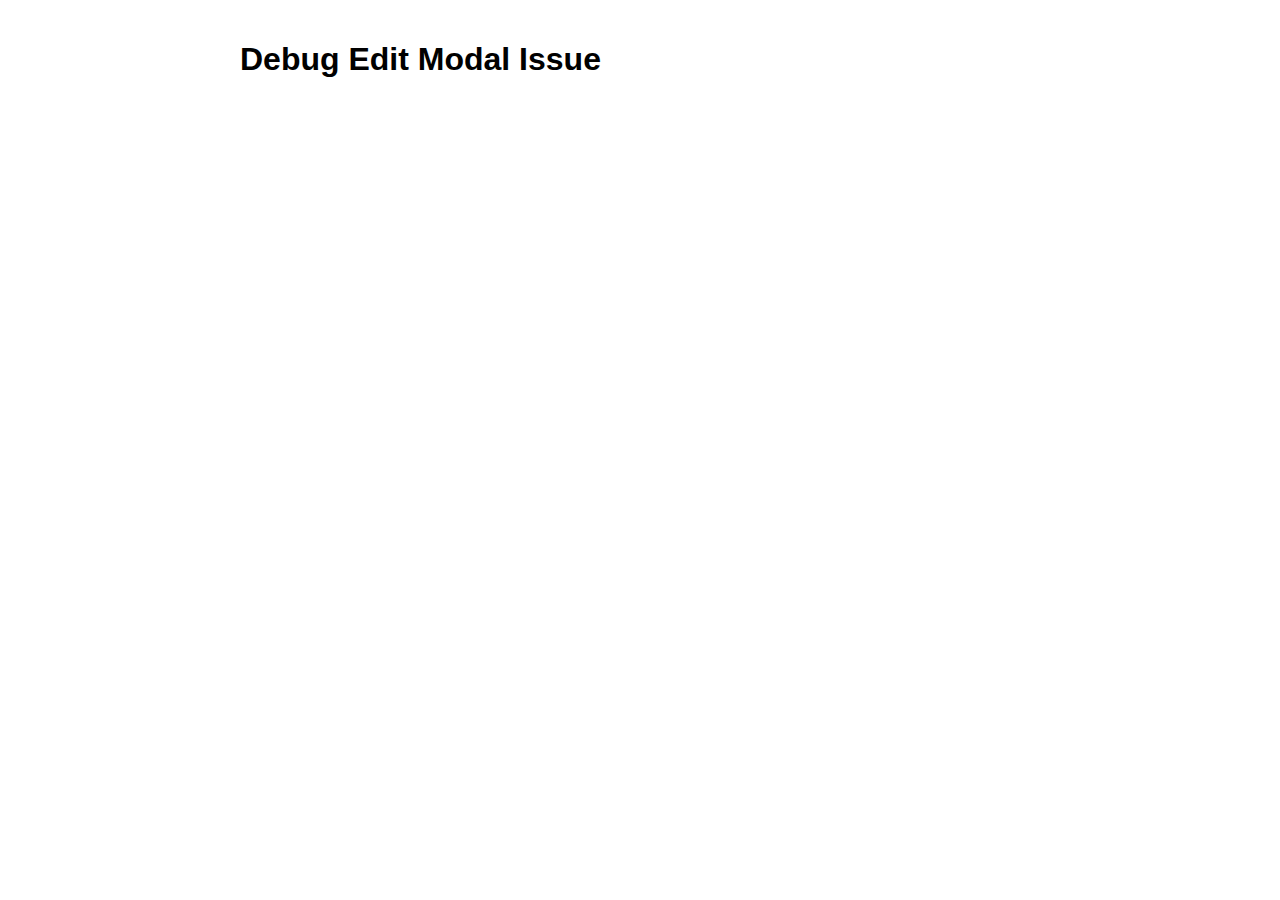
<file: AI_projects/degree-tracker-ai-updated/debug-edit.html>
<!DOCTYPE html>
<html lang="en">
<head>
    <meta charset="UTF-8">
    <meta name="viewport" content="width=device-width, initial-scale=1.0">
    <title>Debug Edit Modal</title>
    <style>
        body { font-family: Arial, sans-serif; max-width: 800px; margin: 0 auto; padding: 20px; }
        .test { margin: 15px 0; padding: 10px; border: 1px solid #ddd; border-radius: 5px; }
        .pass { background: #e8f5e9; border-color: #4caf50; }
        .fail { background: #ffebee; border-color: #f44336; }
    </style>
</head>
<body>
    <h1>Debug Edit Modal Issue</h1>
    <div id="test-results"></div>

    <script src="data.js"></script>
    <script src="app.js"></script>
    <script>
        document.addEventListener('DOMContentLoaded', () => {
            const resultsDiv = document.getElementById('test-results');
            const tracker = new DegreeTracker();
            
            console.log('=== DEBUG EDIT MODAL ===');
            console.log('DegreeTracker instance:', tracker);
            console.log('openEditModal function exists:', typeof tracker.openEditModal);
            console.log('Completed courses:', tracker.studentData.completedCourses);
            console.log('First completed course:', tracker.studentData.completedCourses[0]);
            
            // Test if we can call openEditModal
            try {
                console.log('Attempting to call openEditModal(0, "completed")...');
                tracker.openEditModal(0, 'completed');
                console.log('openEditModal called successfully');
            } catch (error) {
                console.error('Error calling openEditModal:', error);
            }
            
            // Check if edit modal elements exist
            console.log('Edit modal element exists:', !!document.getElementById('edit-course-modal'));
            console.log('Edit form exists:', !!document.getElementById('edit-course-form'));
            console.log('Edit course index input exists:', !!document.getElementById('edit-course-index'));
            
            resultsDiv.innerHTML = '<p>Check browser console for debug information</p>';
        });
    </script>
</body>
</html>
</file>
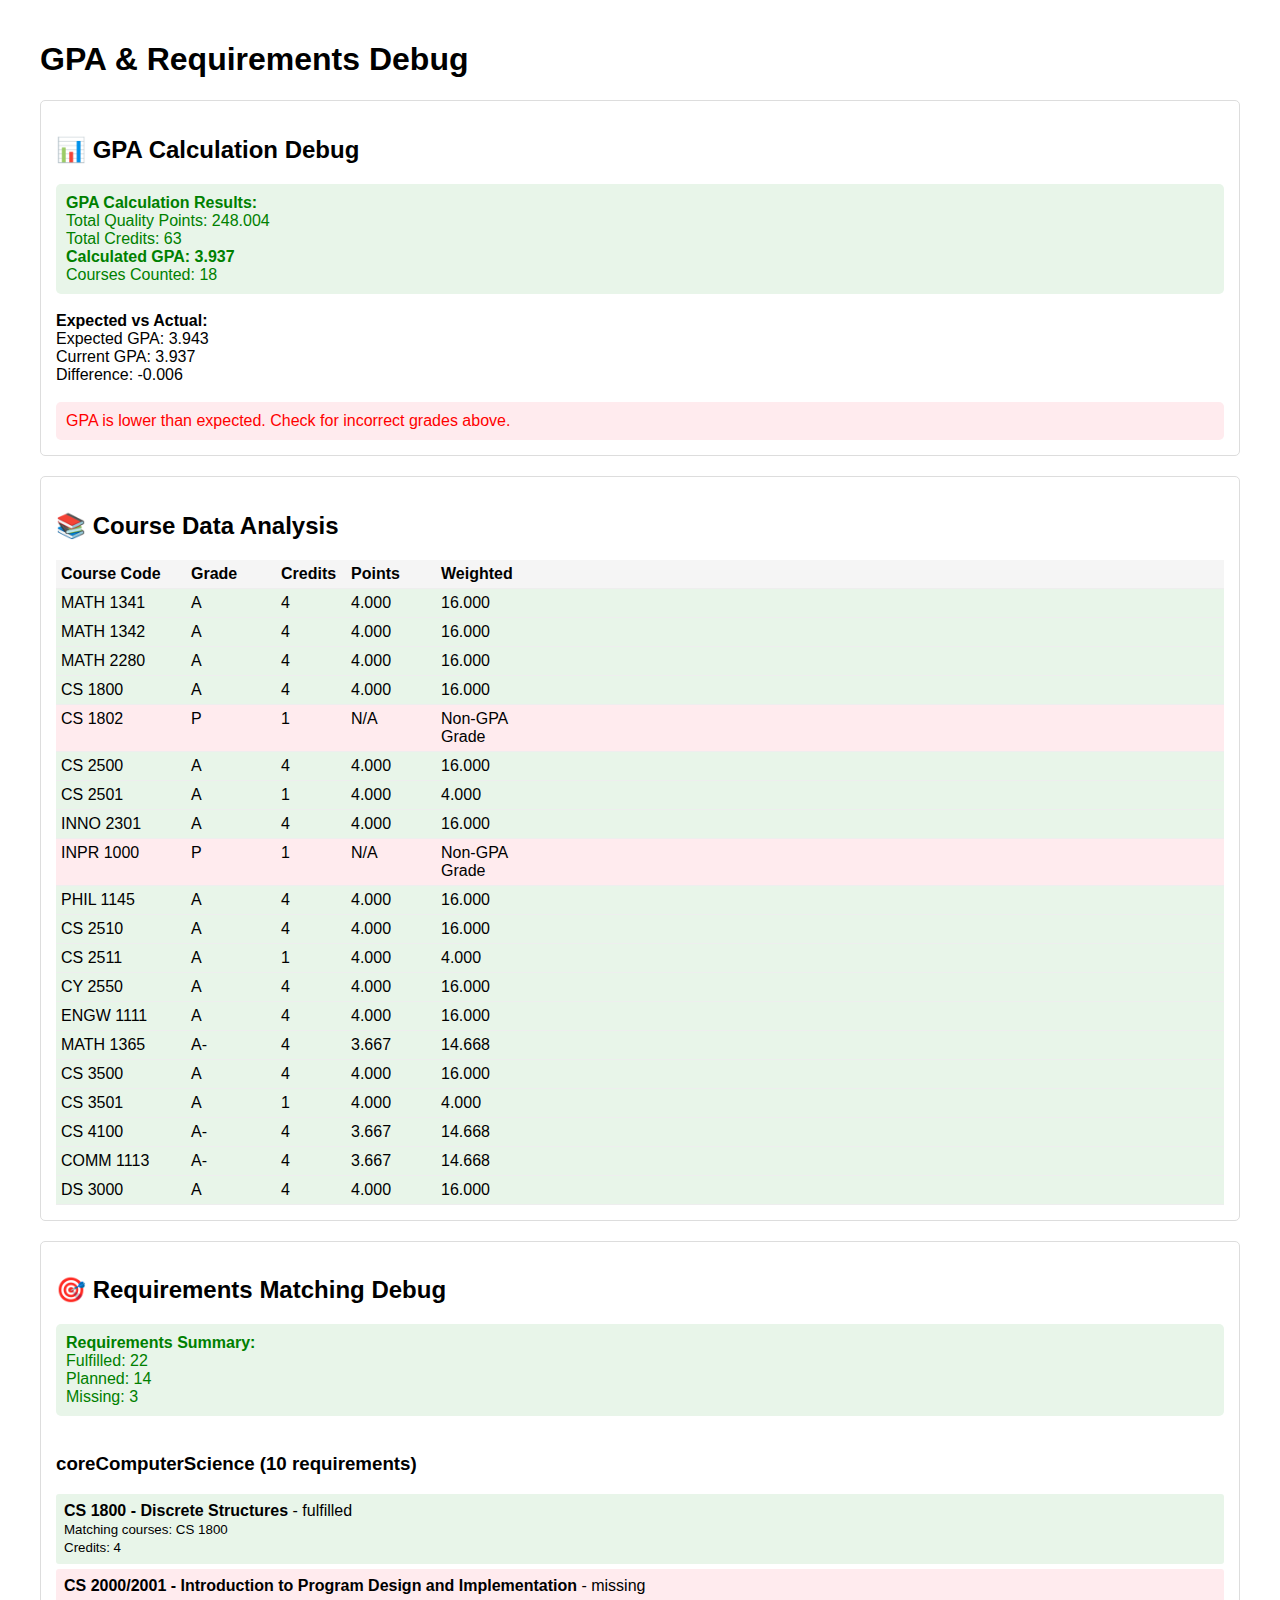
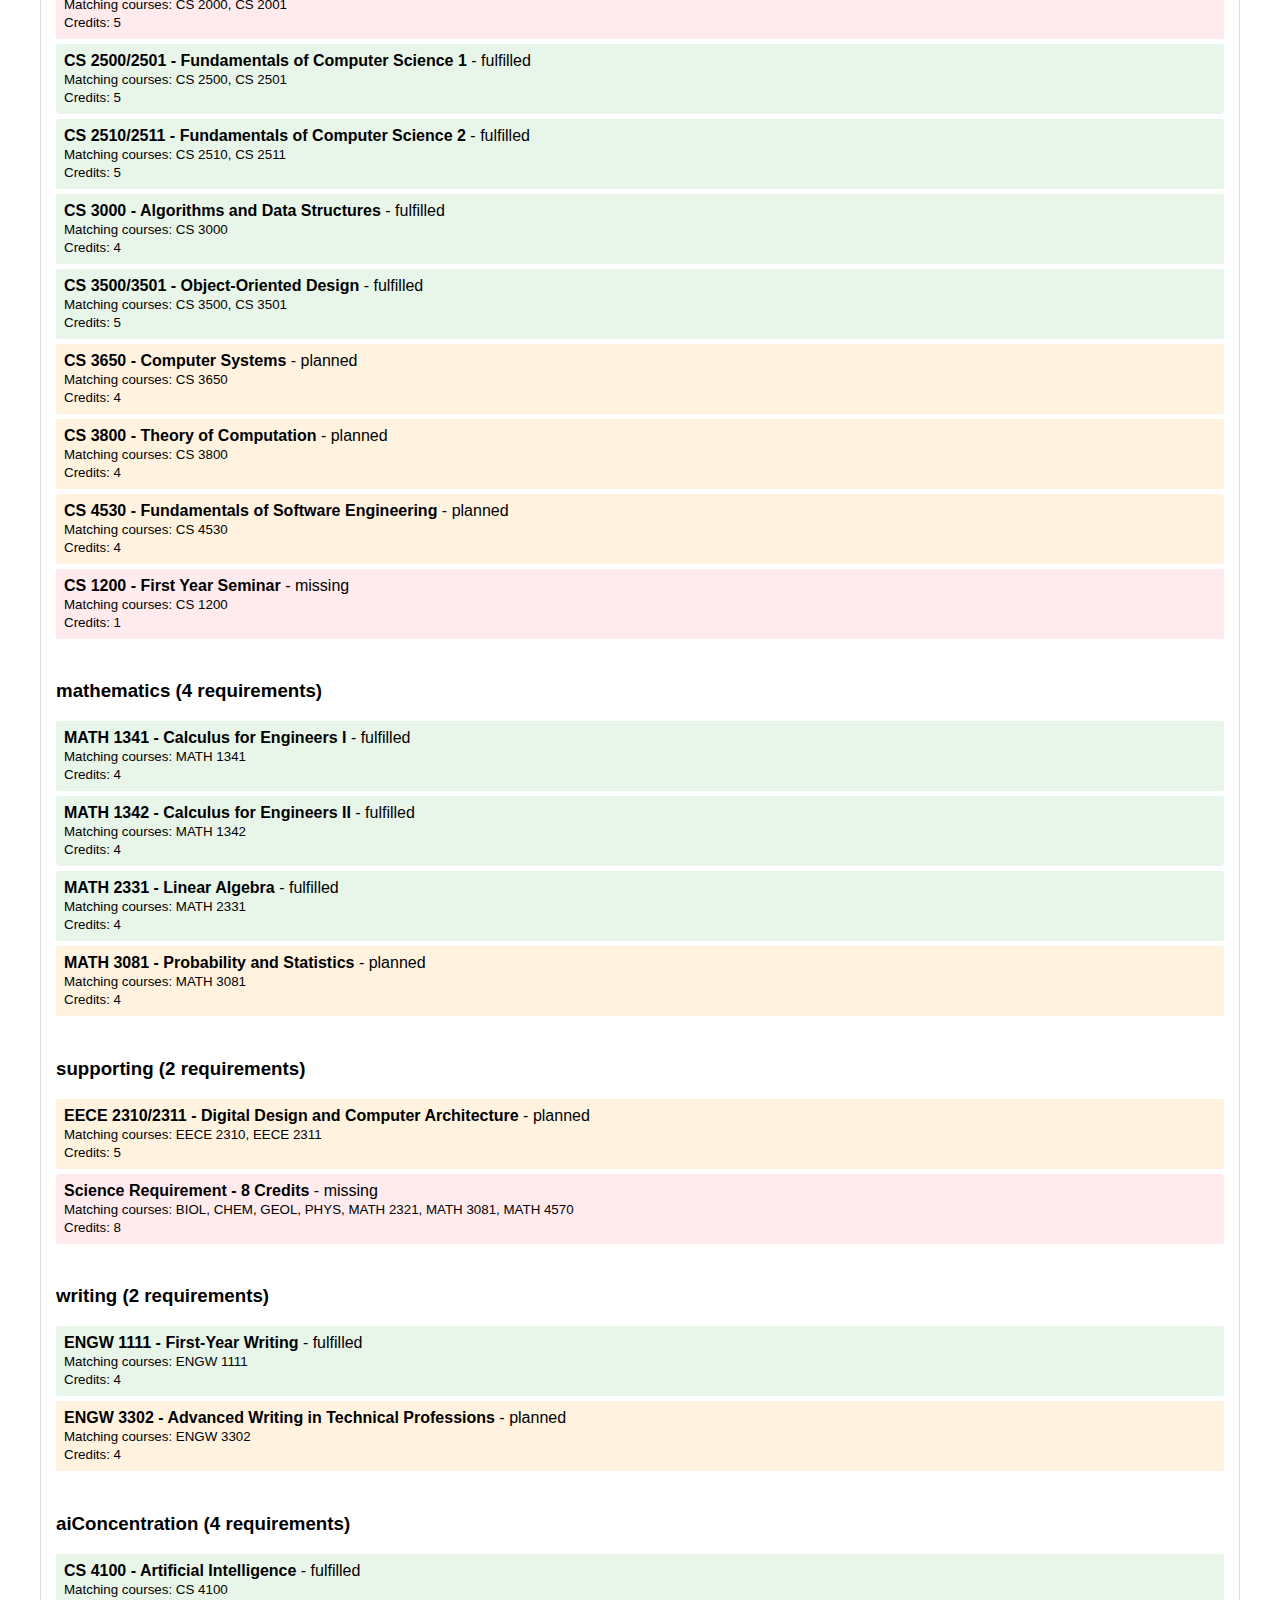
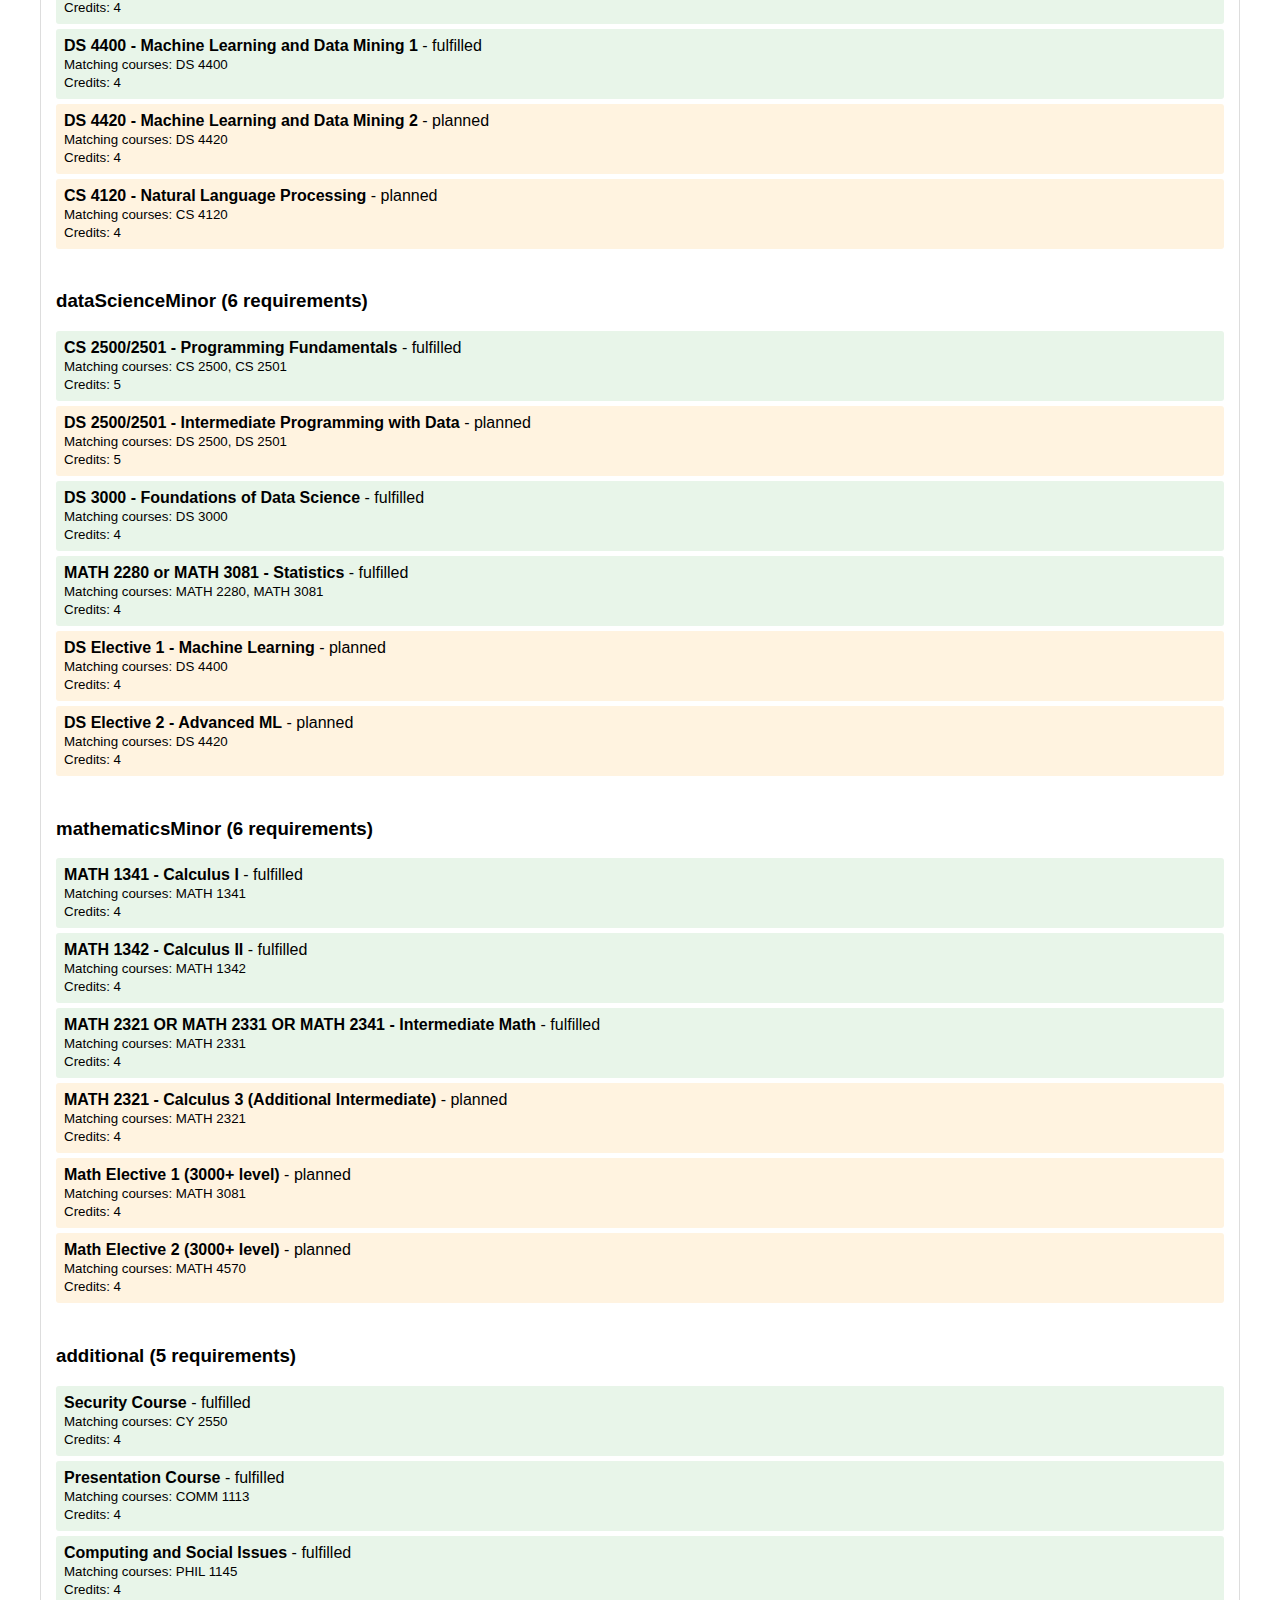
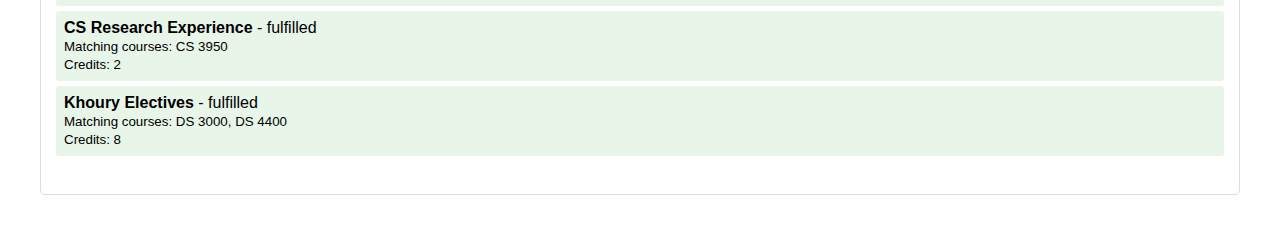
<file: AI_projects/degree-tracker-ai-updated/debug-gpa.html>
<!DOCTYPE html>
<html lang="en">
<head>
    <meta charset="UTF-8">
    <meta name="viewport" content="width=device-width, initial-scale=1.0">
    <title>Debug GPA & Requirements</title>
    <style>
        body { font-family: Arial, sans-serif; max-width: 1200px; margin: 0 auto; padding: 20px; }
        .debug-section { margin: 20px 0; padding: 15px; border: 1px solid #ddd; border-radius: 5px; }
        .course-row { display: grid; grid-template-columns: 120px 80px 60px 80px 100px; gap: 10px; padding: 5px; border-bottom: 1px solid #eee; }
        .course-header { font-weight: bold; background: #f5f5f5; }
        .error { color: red; background: #ffebee; padding: 10px; border-radius: 5px; }
        .success { color: green; background: #e8f5e9; padding: 10px; border-radius: 5px; }
        pre { background: #f8f9fa; padding: 10px; border-radius: 5px; overflow-x: auto; }
    </style>
</head>
<body>
    <h1>GPA & Requirements Debug</h1>
    
    <div class="debug-section">
        <h2>📊 GPA Calculation Debug</h2>
        <div id="gpa-debug"></div>
    </div>
    
    <div class="debug-section">
        <h2>📚 Course Data Analysis</h2>
        <div class="course-row course-header">
            <div>Course Code</div>
            <div>Grade</div>
            <div>Credits</div>
            <div>Points</div>
            <div>Weighted</div>
        </div>
        <div id="course-analysis"></div>
    </div>
    
    <div class="debug-section">
        <h2>🎯 Requirements Matching Debug</h2>
        <div id="requirements-debug"></div>
    </div>

    <script src="data.js"></script>
    <script>
        // Northeastern grading scale
        const gradeScale = {
            'A': 4.000, 'A-': 3.667, 'B+': 3.333, 'B': 3.000, 'B-': 2.667,
            'C+': 2.333, 'C': 2.000, 'C-': 1.667, 'D+': 1.333, 'D': 1.000, 'D-': 0.667, 'F': 0.000
        };
        const nonGpaGrades = ['I', 'IP', 'S', 'U', 'X', 'P', 'W', 'AU'];

        function debugGPA() {
            const completedCourses = STUDENT_DATA.completedCourses.filter(course => course.status === 'completed');
            const gradedCourses = completedCourses.filter(course => 
                course.grade && !nonGpaGrades.includes(course.grade) && gradeScale[course.grade] !== undefined
            );

            console.log('=== GPA DEBUG ===');
            console.log('Total completed courses:', completedCourses.length);
            console.log('Graded courses for GPA:', gradedCourses.length);

            let totalWeightedPoints = 0;
            let totalCredits = 0;
            let courseAnalysisHTML = '';

            // Analyze each completed course
            completedCourses.forEach(course => {
                const gradePoints = gradeScale[course.grade];
                const isGpaEligible = course.grade && !nonGpaGrades.includes(course.grade) && gradePoints !== undefined;
                
                let status = '';
                let weightedPoints = 0;
                
                if (!course.grade) {
                    status = 'No Grade';
                } else if (nonGpaGrades.includes(course.grade)) {
                    status = 'Non-GPA Grade';
                } else if (gradePoints === undefined) {
                    status = 'Invalid Grade';
                } else {
                    status = 'Counts for GPA';
                    weightedPoints = gradePoints * course.credits;
                    totalWeightedPoints += weightedPoints;
                    totalCredits += course.credits;
                }

                courseAnalysisHTML += `
                    <div class="course-row" style="${isGpaEligible ? 'background: #e8f5e9' : 'background: #ffebee'}">
                        <div>${course.code}</div>
                        <div>${course.grade || 'N/A'}</div>
                        <div>${course.credits}</div>
                        <div>${gradePoints ? gradePoints.toFixed(3) : 'N/A'}</div>
                        <div>${weightedPoints ? weightedPoints.toFixed(3) : status}</div>
                    </div>
                `;
            });

            const calculatedGPA = totalCredits > 0 ? totalWeightedPoints / totalCredits : 0;

            document.getElementById('course-analysis').innerHTML = courseAnalysisHTML;
            document.getElementById('gpa-debug').innerHTML = `
                <div class="success">
                    <strong>GPA Calculation Results:</strong><br>
                    Total Quality Points: ${totalWeightedPoints.toFixed(3)}<br>
                    Total Credits: ${totalCredits}<br>
                    <strong>Calculated GPA: ${calculatedGPA.toFixed(3)}</strong><br>
                    Courses Counted: ${gradedCourses.length}
                </div>
                <br>
                <strong>Expected vs Actual:</strong><br>
                Expected GPA: 3.943<br>
                Current GPA: ${calculatedGPA.toFixed(3)}<br>
                Difference: ${(calculatedGPA - 3.943).toFixed(3)}<br>
                <br>
                ${calculatedGPA < 3.943 ? 
                    '<div class="error">GPA is lower than expected. Check for incorrect grades above.</div>' : 
                    '<div class="success">GPA matches expected value!</div>'
                }
            `;

            return { gpa: calculatedGPA, totalWeightedPoints, totalCredits, gradedCourses };
        }

        function debugRequirements() {
            console.log('=== REQUIREMENTS DEBUG ===');
            
            let debugHTML = '';
            let totalFulfilled = 0;
            let totalMissing = 0;
            let totalPlanned = 0;

            // Check each requirement category
            Object.entries(DEGREE_REQUIREMENTS).forEach(([categoryName, requirements]) => {
                if (Array.isArray(requirements)) {
                    debugHTML += `<h3>${categoryName} (${requirements.length} requirements)</h3>`;
                    
                    requirements.forEach(req => {
                        let status = 'missing';
                        if (req.fulfilled) {
                            status = 'fulfilled';
                            totalFulfilled++;
                        } else if (req.planned) {
                            status = 'planned';
                            totalPlanned++;
                        } else {
                            totalMissing++;
                        }

                        const statusColor = status === 'fulfilled' ? '#e8f5e9' : 
                                          status === 'planned' ? '#fff3e0' : '#ffebee';

                        debugHTML += `
                            <div style="padding: 8px; margin: 5px 0; background: ${statusColor}; border-radius: 3px;">
                                <strong>${req.name}</strong> - ${status}<br>
                                <small>Matching courses: ${req.matchingCourses ? req.matchingCourses.join(', ') : 'None'}</small><br>
                                <small>Credits: ${req.credits}</small>
                            </div>
                        `;
                    });
                    debugHTML += '<br>';
                }
            });

            debugHTML = `
                <div class="success">
                    <strong>Requirements Summary:</strong><br>
                    Fulfilled: ${totalFulfilled}<br>
                    Planned: ${totalPlanned}<br>
                    Missing: ${totalMissing}
                </div>
                <br>
                ${debugHTML}
            `;

            document.getElementById('requirements-debug').innerHTML = debugHTML;

            return { totalFulfilled, totalPlanned, totalMissing };
        }

        // Run debug functions
        window.onload = function() {
            const gpaResult = debugGPA();
            const reqResult = debugRequirements();
            
            console.log('GPA Result:', gpaResult);
            console.log('Requirements Result:', reqResult);
            
            // Also test what grades would give us 3.943
            if (Math.abs(gpaResult.gpa - 3.943) > 0.01) {
                console.log('=== FINDING CORRECT GRADES ===');
                // Calculate what total points we need
                const neededPoints = 3.943 * gpaResult.totalCredits;
                const currentPoints = gpaResult.totalWeightedPoints;
                const difference = neededPoints - currentPoints;
                console.log(`Need ${difference.toFixed(3)} more quality points to reach 3.943 GPA`);
            }
        };
    </script>
</body>
</html>
</file>
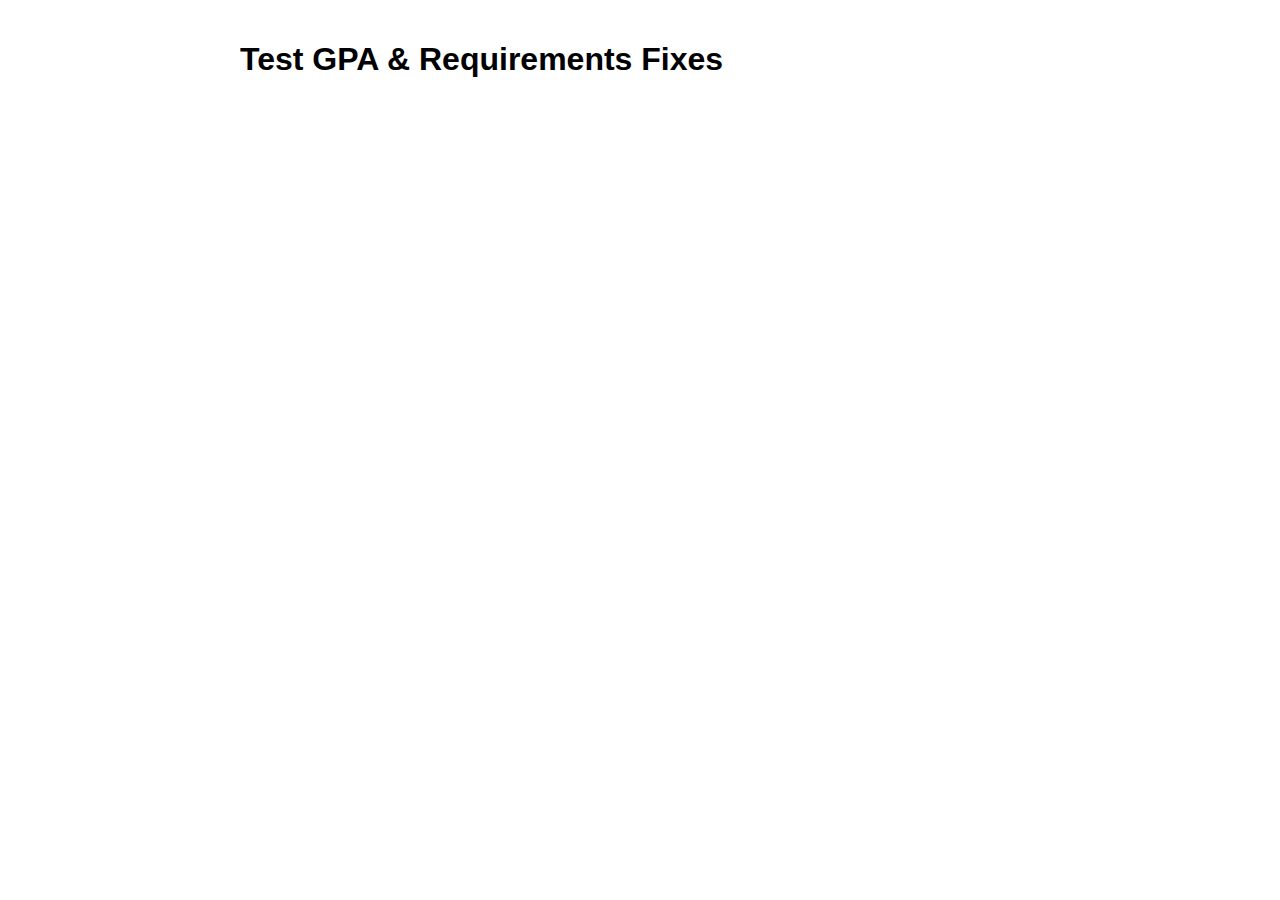
<file: AI_projects/degree-tracker-ai-updated/test-fixes.html>
<!DOCTYPE html>
<html lang="en">
<head>
    <meta charset="UTF-8">
    <meta name="viewport" content="width=device-width, initial-scale=1.0">
    <title>Test GPA & Requirements Fixes</title>
    <style>
        body { font-family: Arial, sans-serif; max-width: 800px; margin: 0 auto; padding: 20px; }
        .test { margin: 15px 0; padding: 10px; border: 1px solid #ddd; border-radius: 5px; }
        .pass { background: #e8f5e9; border-color: #4caf50; }
        .fail { background: #ffebee; border-color: #f44336; }
        .warning { background: #fff3e0; border-color: #ff9800; }
    </style>
</head>
<body>
    <h1>Test GPA & Requirements Fixes</h1>
    <div id="test-results"></div>

    <script src="data.js"></script>
    <script src="app.js"></script>
    <script>
        document.addEventListener('DOMContentLoaded', () => {
            const resultsDiv = document.getElementById('test-results');
            const tracker = new DegreeTracker();
            
            let results = [];
            
            // Test 1: GPA Calculation
            const calculatedGPA = tracker.calculateCurrentGPA();
            const gpaTest = {
                name: "GPA Calculation Test",
                expected: "~3.943",
                actual: calculatedGPA ? calculatedGPA.toFixed(3) : "null",
                passed: calculatedGPA && Math.abs(calculatedGPA - 3.943) < 0.1,
                details: `Expected around 3.943, got ${calculatedGPA ? calculatedGPA.toFixed(3) : 'null'}`
            };
            results.push(gpaTest);
            
            // Test 2: Completed Credits
            const creditTest = {
                name: "Completed Credits Calculation",
                expected: "> 0",
                actual: tracker.studentData.completedCredits,
                passed: tracker.studentData.completedCredits > 0,
                details: `Should be calculated from actual completed courses: ${tracker.studentData.completedCredits} credits`
            };
            results.push(creditTest);
            
            // Test 3: Requirements Fulfillment
            let totalFulfilled = 0;
            let totalMissing = 0;
            let totalPlanned = 0;
            
            Object.values(tracker.requirements).forEach(category => {
                if (Array.isArray(category)) {
                    category.forEach(req => {
                        if (req.fulfilled) totalFulfilled++;
                        else if (req.planned) totalPlanned++;
                        else totalMissing++;
                    });
                }
            });
            
            const reqTest = {
                name: "Requirements Logic Test",
                expected: "Should have missing requirements",
                actual: `${totalFulfilled} fulfilled, ${totalPlanned} planned, ${totalMissing} missing`,
                passed: totalMissing > 0,
                details: "A CS student should have some missing requirements for graduation"
            };
            results.push(reqTest);
            
            // Test 4: Major Progress
            const majorProgress = tracker.calculateMajorProgress();
            const majorTest = {
                name: "Major Progress Test",
                expected: "< 100%",
                actual: `${majorProgress.percentage}%`,
                passed: majorProgress.percentage < 100,
                details: `Major should not be 100% complete: ${majorProgress.completed}/${majorProgress.total}`
            };
            results.push(majorTest);
            
            // Test 5: Minor Progress
            const mathMinorProgress = tracker.calculateMinorProgress('mathematics');
            const dsMinorProgress = tracker.calculateMinorProgress('dataScience');
            const minorTest = {
                name: "Minor Progress Test",
                expected: "Both < 100%",
                actual: `Math: ${mathMinorProgress.percentage}%, DS: ${dsMinorProgress.percentage}%`,
                passed: mathMinorProgress.percentage < 100 && dsMinorProgress.percentage < 100,
                details: "Both minors should have missing requirements"
            };
            results.push(minorTest);
            
            // Display results
            results.forEach(test => {
                const testDiv = document.createElement('div');
                testDiv.className = `test ${test.passed ? 'pass' : 'fail'}`;
                testDiv.innerHTML = `
                    <h3>${test.name} ${test.passed ? '✅' : '❌'}</h3>
                    <p><strong>Expected:</strong> ${test.expected}</p>
                    <p><strong>Actual:</strong> ${test.actual}</p>
                    <p><strong>Details:</strong> ${test.details}</p>
                `;
                resultsDiv.appendChild(testDiv);
            });
            
            // Overall result
            const passed = results.filter(r => r.passed).length;
            const total = results.length;
            const overallDiv = document.createElement('div');
            overallDiv.className = `test ${passed === total ? 'pass' : (passed > total/2 ? 'warning' : 'fail')}`;
            overallDiv.innerHTML = `
                <h2>Overall Results: ${passed}/${total} tests passed</h2>
                <p>${passed === total ? 'All tests passed! 🎉' : 
                     passed > total/2 ? 'Most tests passed, but some issues remain' : 
                     'Multiple issues detected - check the console for details'}</p>
            `;
            resultsDiv.insertBefore(overallDiv, resultsDiv.firstChild);
            
            // Log detailed info to console
            console.log('=== DETAILED TEST RESULTS ===');
            console.log('GPA Details:', tracker.getGPABreakdown());
            console.log('Completed Courses:', tracker.studentData.completedCourses.length);
            console.log('Planned Courses:', tracker.studentData.plannedCourses.length);
            console.log('Requirements Summary:', { totalFulfilled, totalPlanned, totalMissing });
        });
    </script>
</body>
</html>
</file>
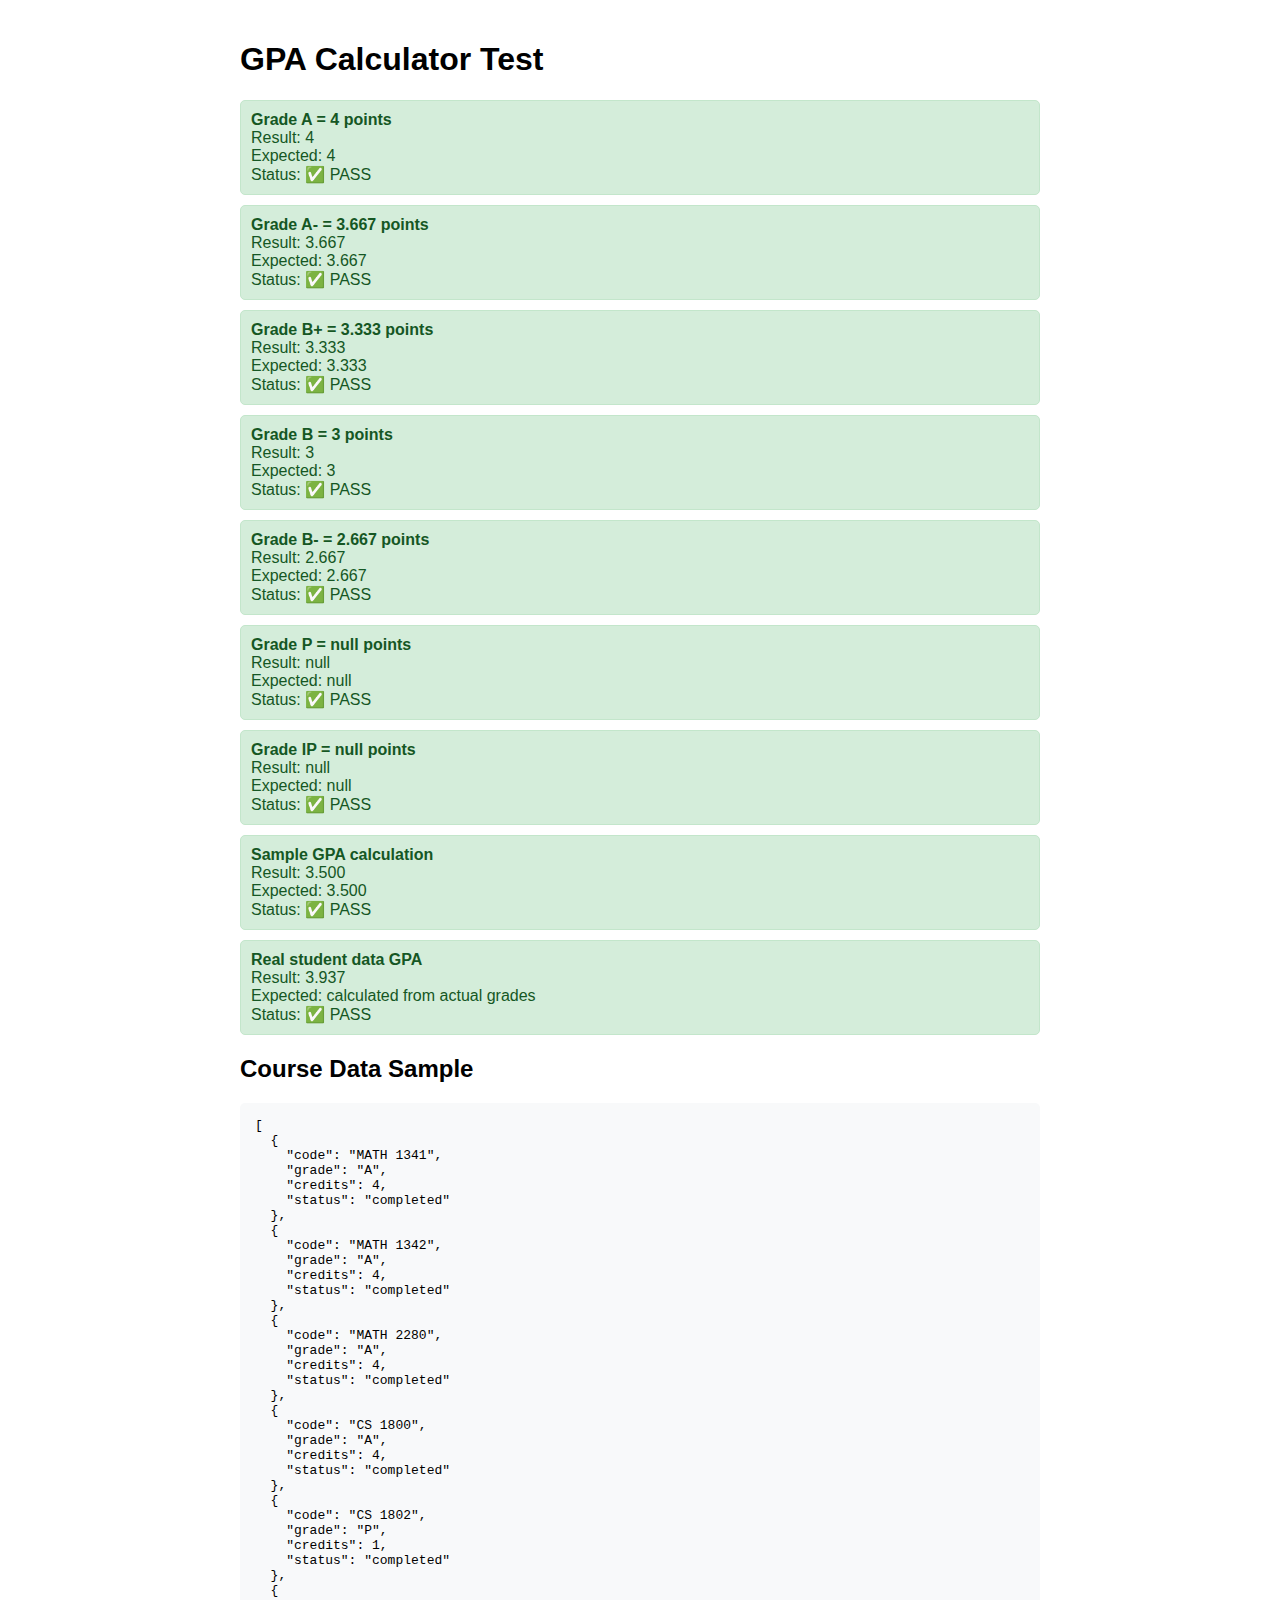
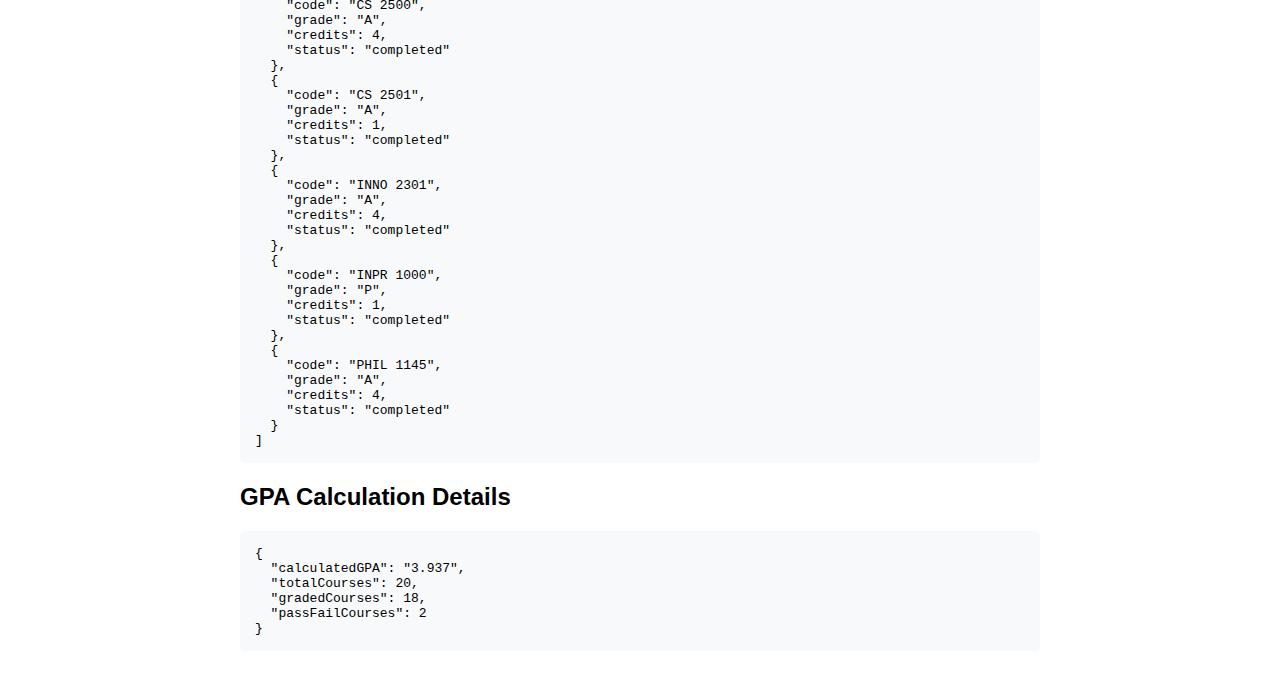
<file: AI_projects/degree-tracker-ai-updated/test-gpa.html>
<!DOCTYPE html>
<html lang="en">
<head>
    <meta charset="UTF-8">
    <meta name="viewport" content="width=device-width, initial-scale=1.0">
    <title>GPA Calculator Test</title>
    <style>
        body { font-family: Arial, sans-serif; max-width: 800px; margin: 0 auto; padding: 20px; }
        .test-result { padding: 10px; margin: 10px 0; border-radius: 5px; }
        .pass { background-color: #d4edda; border: 1px solid #c3e6cb; color: #155724; }
        .fail { background-color: #f8d7da; border: 1px solid #f5c6cb; color: #721c24; }
        pre { background: #f8f9fa; padding: 15px; border-radius: 5px; overflow-x: auto; }
    </style>
</head>
<body>
    <h1>GPA Calculator Test</h1>
    <div id="test-results"></div>
    
    <h2>Course Data Sample</h2>
    <pre id="course-data"></pre>
    
    <h2>GPA Calculation Details</h2>
    <pre id="gpa-details"></pre>

    <script src="data.js"></script>
    <script>
        // Mock the DegreeTracker GPA methods for testing
        class GPACalculator {
            getGradePoints(grade) {
                const gradeScale = {
                    'A': 4.000,
                    'A-': 3.667,
                    'B+': 3.333,
                    'B': 3.000,
                    'B-': 2.667,
                    'C+': 2.333,
                    'C': 2.000,
                    'C-': 1.667,
                    'D+': 1.333,
                    'D': 1.000,
                    'D-': 0.667,
                    'F': 0.000
                };
                
                const nonGpaGrades = ['I', 'IP', 'S', 'U', 'X', 'P', 'W', 'AU'];
                
                if (nonGpaGrades.includes(grade)) {
                    return null;
                }
                
                return gradeScale[grade] || null;
            }

            calculateGPA(courses) {
                let totalWeightedPoints = 0;
                let totalCredits = 0;
                
                const gradedCourses = courses.filter(course => 
                    course.grade && course.status === 'completed'
                );
                
                console.log('Graded courses found:', gradedCourses.length);
                
                for (const course of gradedCourses) {
                    const gradePoints = this.getGradePoints(course.grade);
                    console.log(`${course.code}: ${course.grade} = ${gradePoints} points × ${course.credits} credits`);
                    
                    if (gradePoints !== null) {
                        const weightedPoints = gradePoints * course.credits;
                        totalWeightedPoints += weightedPoints;
                        totalCredits += course.credits;
                        console.log(`  Weighted points: ${weightedPoints}, Running total: ${totalWeightedPoints}`);
                    }
                }
                
                console.log(`Final: ${totalWeightedPoints} points ÷ ${totalCredits} credits = ${totalWeightedPoints / totalCredits}`);
                return totalCredits > 0 ? totalWeightedPoints / totalCredits : null;
            }
        }

        function runTests() {
            const calculator = new GPACalculator();
            const results = [];
            
            // Test 1: Individual grade point calculation
            const testGrades = ['A', 'A-', 'B+', 'B', 'B-', 'P', 'IP'];
            const expectedPoints = [4.000, 3.667, 3.333, 3.000, 2.667, null, null];
            
            testGrades.forEach((grade, i) => {
                const result = calculator.getGradePoints(grade);
                const expected = expectedPoints[i];
                const passed = result === expected;
                results.push({
                    test: `Grade ${grade} = ${expected} points`,
                    result: result,
                    expected: expected,
                    passed: passed
                });
            });
            
            // Test 2: Sample GPA calculation
            const sampleCourses = [
                { code: 'CS 2500', grade: 'A', credits: 4, status: 'completed' },
                { code: 'MATH 1341', grade: 'A-', credits: 4, status: 'completed' },
                { code: 'CS 1800', grade: 'B+', credits: 4, status: 'completed' },
                { code: 'ENGW 1111', grade: 'B', credits: 4, status: 'completed' }
            ];
            
            const calculatedGPA = calculator.calculateGPA(sampleCourses);
            // Expected: (4.0×4 + 3.667×4 + 3.333×4 + 3.0×4) ÷ 16 = 56 ÷ 16 = 3.5
            const expectedGPA = 3.5;
            
            results.push({
                test: 'Sample GPA calculation',
                result: calculatedGPA ? calculatedGPA.toFixed(3) : 'null',
                expected: expectedGPA.toFixed(3),
                passed: Math.abs(calculatedGPA - expectedGPA) < 0.001
            });
            
            // Test 3: Real data GPA calculation
            if (typeof STUDENT_DATA !== 'undefined') {
                const realGPA = calculator.calculateGPA(STUDENT_DATA.completedCourses);
                results.push({
                    test: 'Real student data GPA',
                    result: realGPA ? realGPA.toFixed(3) : 'null',
                    expected: 'calculated from actual grades',
                    passed: realGPA !== null
                });
            }
            
            return results;
        }

        // Run tests and display results
        const testResults = runTests();
        const resultsDiv = document.getElementById('test-results');
        
        testResults.forEach(test => {
            const div = document.createElement('div');
            div.className = `test-result ${test.passed ? 'pass' : 'fail'}`;
            div.innerHTML = `
                <strong>${test.test}</strong><br>
                Result: ${test.result}<br>
                Expected: ${test.expected}<br>
                Status: ${test.passed ? '✅ PASS' : '❌ FAIL'}
            `;
            resultsDiv.appendChild(div);
        });

        // Display course data sample
        if (typeof STUDENT_DATA !== 'undefined') {
            const courseData = STUDENT_DATA.completedCourses.slice(0, 10).map(course => ({
                code: course.code,
                grade: course.grade,
                credits: course.credits,
                status: course.status
            }));
            document.getElementById('course-data').textContent = JSON.stringify(courseData, null, 2);
            
            // Calculate and display GPA details
            const calculator = new GPACalculator();
            const gpa = calculator.calculateGPA(STUDENT_DATA.completedCourses);
            const gpaDetails = {
                calculatedGPA: gpa ? gpa.toFixed(3) : 'N/A',
                totalCourses: STUDENT_DATA.completedCourses.length,
                gradedCourses: STUDENT_DATA.completedCourses.filter(c => c.grade && calculator.getGradePoints(c.grade) !== null).length,
                passFailCourses: STUDENT_DATA.completedCourses.filter(c => c.grade === 'P').length
            };
            document.getElementById('gpa-details').textContent = JSON.stringify(gpaDetails, null, 2);
        }
    </script>
</body>
</html>
</file>
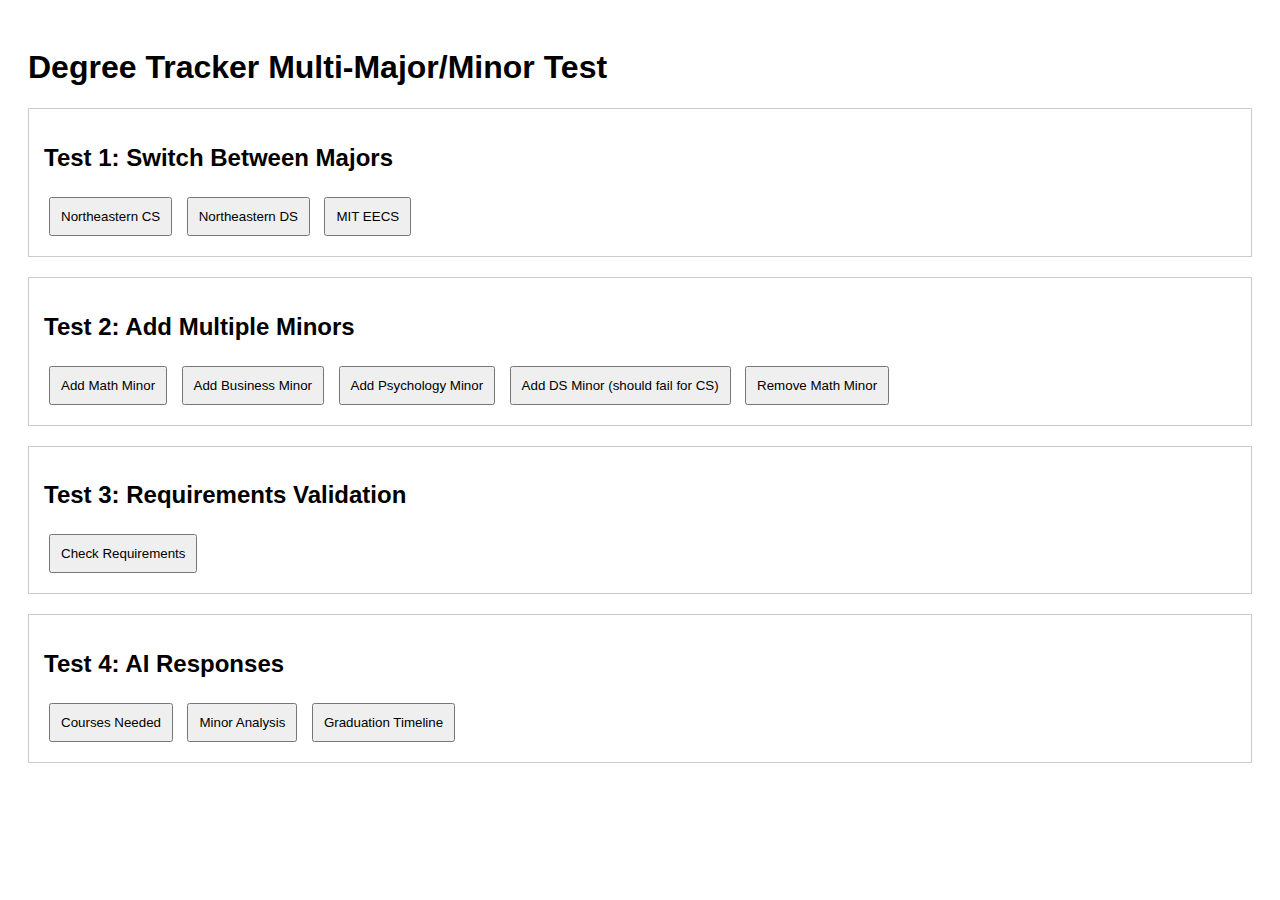
<file: AI_projects/degree-tracker-ai-updated/test-sample.html>
<!DOCTYPE html>
<html lang="en">
<head>
    <meta charset="UTF-8">
    <meta name="viewport" content="width=device-width, initial-scale=1.0">
    <title>Degree Tracker Test</title>
    <style>
        body { font-family: Arial, sans-serif; padding: 20px; }
        .test-section { margin: 20px 0; padding: 15px; border: 1px solid #ccc; }
        .success { background-color: #d4edda; }
        .error { background-color: #f8d7da; }
        button { margin: 5px; padding: 10px; }
    </style>
</head>
<body>
    <h1>Degree Tracker Multi-Major/Minor Test</h1>
    
    <div class="test-section">
        <h2>Test 1: Switch Between Majors</h2>
        <button onclick="testMajorSwitch('northeastern-cs')">Northeastern CS</button>
        <button onclick="testMajorSwitch('northeastern-data-science')">Northeastern DS</button>
        <button onclick="testMajorSwitch('mit-eecs')">MIT EECS</button>
        <div id="major-test-result"></div>
    </div>

    <div class="test-section">
        <h2>Test 2: Add Multiple Minors</h2>
        <button onclick="testAddMinor('mathematics')">Add Math Minor</button>
        <button onclick="testAddMinor('business')">Add Business Minor</button>
        <button onclick="testAddMinor('psychology')">Add Psychology Minor</button>
        <button onclick="testAddMinor('data-science')">Add DS Minor (should fail for CS)</button>
        <button onclick="testRemoveMinor('mathematics')">Remove Math Minor</button>
        <div id="minor-test-result"></div>
    </div>

    <div class="test-section">
        <h2>Test 3: Requirements Validation</h2>
        <button onclick="testRequirements()">Check Requirements</button>
        <div id="requirements-test-result"></div>
    </div>

    <div class="test-section">
        <h2>Test 4: AI Responses</h2>
        <button onclick="testAIResponse('What courses do I still need?')">Courses Needed</button>
        <button onclick="testAIResponse('Tell me about my minors')">Minor Analysis</button>
        <button onclick="testAIResponse('Can I graduate on time?')">Graduation Timeline</button>
        <div id="ai-test-result"></div>
    </div>

    <script src="data.js"></script>
    <script src="app.js"></script>
    <script>
        let testApp;
        
        // Initialize test app
        document.addEventListener('DOMContentLoaded', () => {
            // Create hidden container for the app
            const hiddenContainer = document.createElement('div');
            hiddenContainer.style.display = 'none';
            hiddenContainer.innerHTML = `
                <div id="major-select"></div>
                <div id="active-minors"></div>
                <div id="minor-requirements"></div>
                <div id="chat-messages"></div>
                <select id="minor-select">
                    <option value="">Select minor</option>
                    <option value="mathematics">Math</option>
                    <option value="business">Business</option>
                    <option value="psychology">Psychology</option>
                    <option value="data-science">DS</option>
                </select>
                <button id="add-minor-btn">Add</button>
            `;
            document.body.appendChild(hiddenContainer);
            
            testApp = new DegreeTracker();
        });

        function testMajorSwitch(majorKey) {
            const resultDiv = document.getElementById('major-test-result');
            try {
                const oldMajor = testApp.currentMajor;
                testApp.currentMajor = majorKey;
                testApp.requirements = testApp.availablePrograms[majorKey];
                
                const program = testApp.requirements;
                resultDiv.innerHTML = `
                    <div class="success">
                        <strong>✅ Major Switch Test Passed</strong><br>
                        Switched from ${testApp.availablePrograms[oldMajor]?.program} to ${program.program}<br>
                        Credits required: ${program.totalCredits}<br>
                        University: ${program.university}
                    </div>
                `;
            } catch (error) {
                resultDiv.innerHTML = `
                    <div class="error">
                        <strong>❌ Major Switch Test Failed</strong><br>
                        Error: ${error.message}
                    </div>
                `;
            }
        }

        function testAddMinor(minorKey) {
            const resultDiv = document.getElementById('minor-test-result');
            try {
                const minor = testApp.availableMinors[minorKey];
                
                // Test eligibility
                if (minor.eligibility && testApp.isKhouryMajor()) {
                    resultDiv.innerHTML = `
                        <div class="success">
                            <strong>✅ Minor Eligibility Test Passed</strong><br>
                            Correctly blocked ${minor.name} for Khoury major: ${minor.eligibility}
                        </div>
                    `;
                    return;
                }
                
                // Add minor
                if (!testApp.selectedMinors.includes(minorKey)) {
                    testApp.selectedMinors.push(minorKey);
                    const progress = testApp.calculateMinorProgress(minorKey);
                    
                    resultDiv.innerHTML = `
                        <div class="success">
                            <strong>✅ Minor Addition Test Passed</strong><br>
                            Added ${minor.name}<br>
                            Progress: ${progress.fulfilled}/${progress.total} (${progress.percentage}%)<br>
                            Total Credits: ${minor.totalCredits}<br>
                            Active Minors: ${testApp.selectedMinors.length}
                        </div>
                    `;
                } else {
                    resultDiv.innerHTML = `
                        <div class="success">
                            <strong>✅ Duplicate Prevention Test Passed</strong><br>
                            ${minor.name} already added, correctly prevented duplicate
                        </div>
                    `;
                }
            } catch (error) {
                resultDiv.innerHTML = `
                    <div class="error">
                        <strong>❌ Minor Test Failed</strong><br>
                        Error: ${error.message}
                    </div>
                `;
            }
        }

        function testRemoveMinor(minorKey) {
            const resultDiv = document.getElementById('minor-test-result');
            try {
                const minor = testApp.availableMinors[minorKey];
                const wasPresent = testApp.selectedMinors.includes(minorKey);
                
                testApp.selectedMinors = testApp.selectedMinors.filter(m => m !== minorKey);
                
                resultDiv.innerHTML = `
                    <div class="success">
                        <strong>✅ Minor Removal Test Passed</strong><br>
                        ${wasPresent ? 'Removed' : 'Was not present:'} ${minor.name}<br>
                        Remaining Minors: ${testApp.selectedMinors.length}
                    </div>
                `;
            } catch (error) {
                resultDiv.innerHTML = `
                    <div class="error">
                        <strong>❌ Minor Removal Test Failed</strong><br>
                        Error: ${error.message}
                    </div>
                `;
            }
        }

        function testRequirements() {
            const resultDiv = document.getElementById('requirements-test-result');
            try {
                const progress = testApp.calculateMajorProgress();
                const allRequirements = [
                    ...testApp.requirements.coreRequirements,
                    ...testApp.requirements.supportingCourses,
                    ...testApp.requirements.writingRequirements,
                    ...(testApp.requirements.additionalRequirements || [])
                ];
                
                resultDiv.innerHTML = `
                    <div class="success">
                        <strong>✅ Requirements Test Passed</strong><br>
                        Program: ${testApp.requirements.program}<br>
                        Total Requirements: ${allRequirements.length}<br>
                        Major Progress: ${progress.fulfilled}/${progress.total} (${progress.percentage}%)<br>
                        Core Requirements: ${testApp.requirements.coreRequirements.length}<br>
                        Supporting Courses: ${testApp.requirements.supportingCourses.length}<br>
                        Writing Requirements: ${testApp.requirements.writingRequirements.length}
                    </div>
                `;
            } catch (error) {
                resultDiv.innerHTML = `
                    <div class="error">
                        <strong>❌ Requirements Test Failed</strong><br>
                        Error: ${error.message}
                    </div>
                `;
            }
        }

        function testAIResponse(query) {
            const resultDiv = document.getElementById('ai-test-result');
            try {
                const response = testApp.generateAIResponse(query);
                
                resultDiv.innerHTML = `
                    <div class="success">
                        <strong>✅ AI Response Test Passed</strong><br>
                        <strong>Query:</strong> ${query}<br>
                        <strong>Response:</strong><br>
                        <pre style="white-space: pre-wrap; background: #f8f9fa; padding: 10px; border-radius: 5px;">${response}</pre>
                    </div>
                `;
            } catch (error) {
                resultDiv.innerHTML = `
                    <div class="error">
                        <strong>❌ AI Response Test Failed</strong><br>
                        Error: ${error.message}
                    </div>
                `;
            }
        }
    </script>
</body>
</html>
</file>
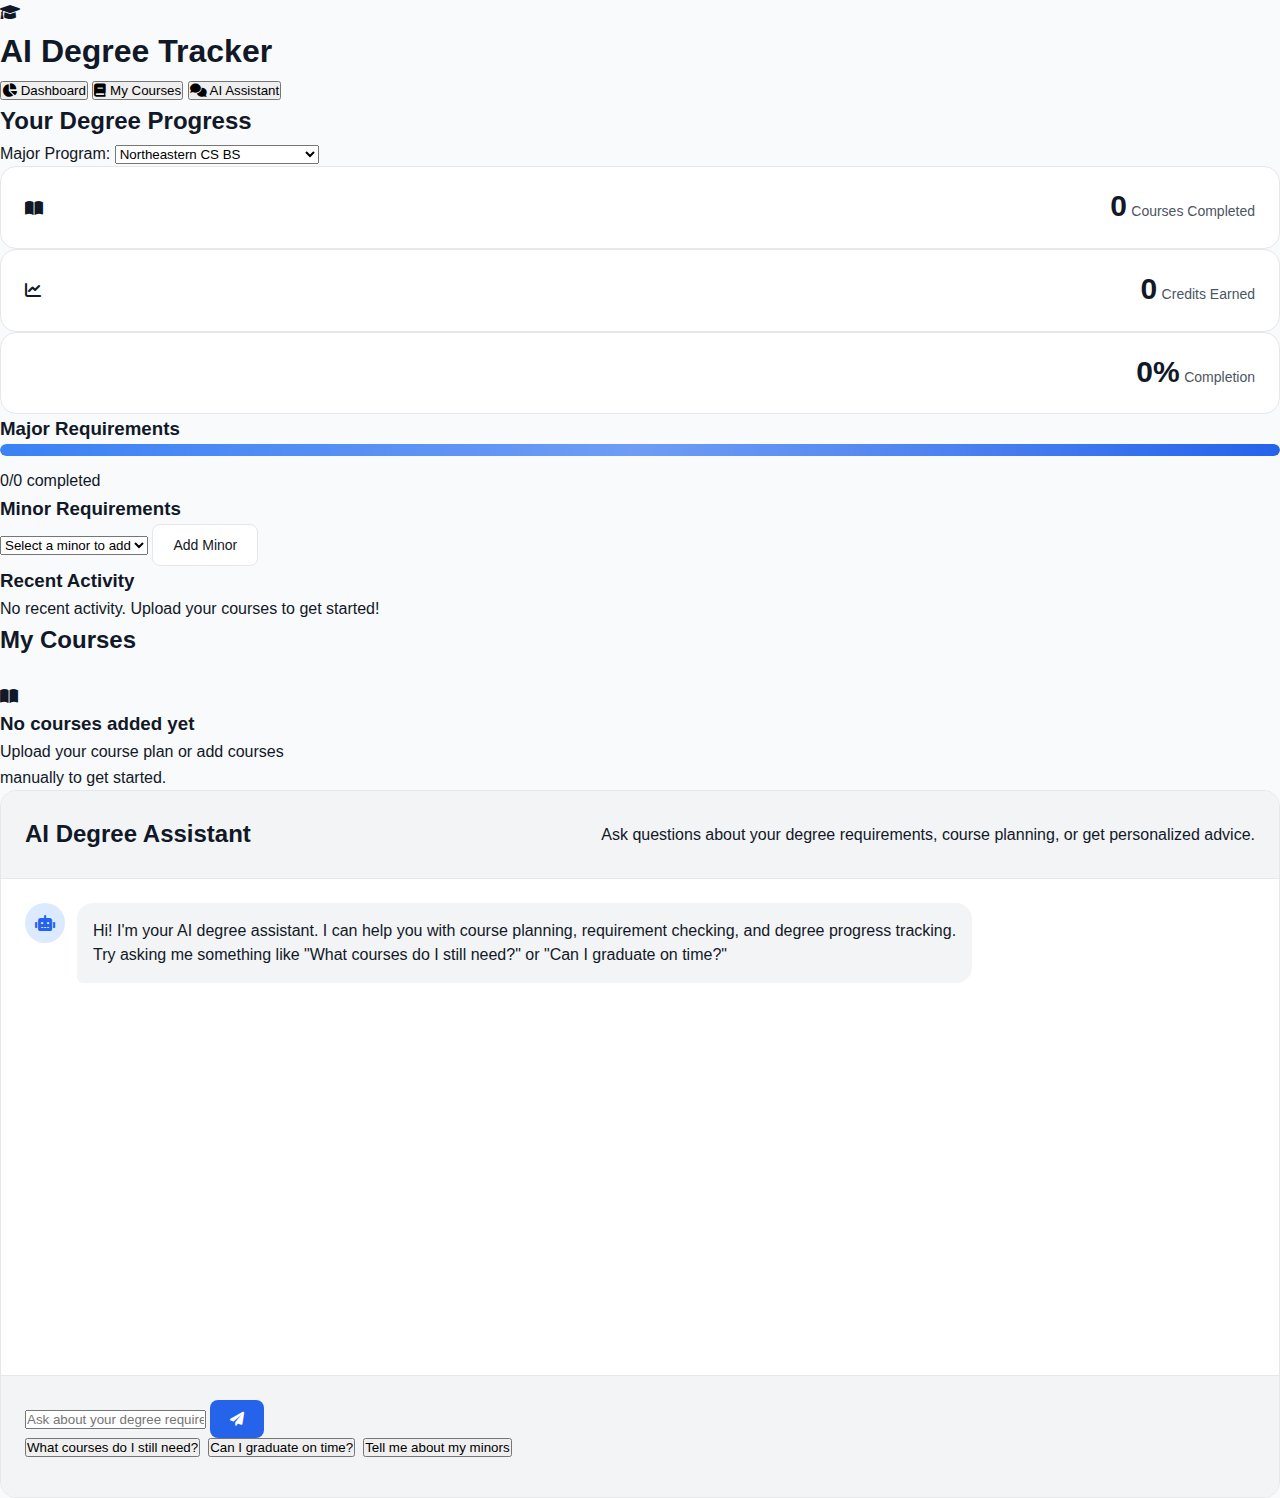
<file: AI_projects/degree-tracker-ai-updated/working-index.html>
<!DOCTYPE html>
<html lang="en">
<head>
    <meta charset="UTF-8">
    <meta name="viewport" content="width=device-width, initial-scale=1.0">
    <title>AI Degree Tracker - Working Version</title>
    <link rel="stylesheet" href="styles.css">
    <link href="https://cdnjs.cloudflare.com/ajax/libs/font-awesome/6.0.0/css/all.min.css" rel="stylesheet">
</head>
<body>
    <div class="app-container">
        <!-- Navigation -->
        <nav class="navbar">
            <div class="nav-brand">
                <i class="fas fa-graduation-cap"></i>
                <h1>AI Degree Tracker</h1>
            </div>
            <div class="nav-menu">
                <button class="nav-btn active" data-tab="dashboard">
                    <i class="fas fa-chart-pie"></i> Dashboard
                </button>
                <button class="nav-btn" data-tab="courses">
                    <i class="fas fa-book"></i> My Courses
                </button>
                <button class="nav-btn" data-tab="chat">
                    <i class="fas fa-comments"></i> AI Assistant
                </button>
            </div>
        </nav>

        <!-- Main Content -->
        <main class="main-content">
            <!-- Dashboard Tab -->
            <div class="tab-content active" id="dashboard">
                <div class="dashboard-header">
                    <div class="header-top">
                        <h2>Your Degree Progress</h2>
                        <div class="program-selector">
                            <label for="major-select">Major Program:</label>
                            <select id="major-select" class="program-dropdown">
                                <option value="northeastern-cs">Northeastern CS BS</option>
                                <option value="northeastern-data-science">Northeastern Data Science BS</option>
                                <option value="mit-eecs">MIT EECS BS</option>
                            </select>
                        </div>
                    </div>
                    <div class="quick-stats">
                        <div class="stat-card">
                            <i class="fas fa-book-open"></i>
                            <div class="stat-info">
                                <span class="stat-number" id="completed-courses">0</span>
                                <span class="stat-label">Courses Completed</span>
                            </div>
                        </div>
                        <div class="stat-card">
                            <i class="fas fa-chart-line"></i>
                            <div class="stat-info">
                                <span class="stat-number" id="total-credits">0</span>
                                <span class="stat-label">Credits Earned</span>
                            </div>
                        </div>
                        <div class="stat-card">
                            <i class="fas fa-target"></i>
                            <div class="stat-info">
                                <span class="stat-number" id="completion-percentage">0%</span>
                                <span class="stat-label">Completion</span>
                            </div>
                        </div>
                    </div>
                </div>

                <div class="dashboard-grid">
                    <div class="dashboard-section">
                        <h3>Major Requirements</h3>
                        <div class="progress-container">
                            <div class="progress-bar">
                                <div class="progress-fill" id="major-progress"></div>
                            </div>
                            <span class="progress-text" id="major-progress-text">0/0 completed</span>
                        </div>
                        <div id="major-requirements-list" class="requirements-preview"></div>
                    </div>

                    <div class="dashboard-section">
                        <h3>Minor Requirements</h3>
                        <div class="minor-selector">
                            <select id="minor-select">
                                <option value="">Select a minor to add</option>
                                <option value="mathematics">Mathematics Minor</option>
                                <option value="business">Business Minor</option>
                                <option value="psychology">Psychology Minor</option>
                                <option value="data-science">Data Science Minor</option>
                            </select>
                            <button id="add-minor-btn" class="btn btn-secondary">Add Minor</button>
                        </div>
                        <div id="active-minors" class="active-minors-list"></div>
                        <div id="minor-requirements" class="requirements-preview"></div>
                    </div>

                    <div class="dashboard-section full-width">
                        <h3>Recent Activity</h3>
                        <div id="recent-activity" class="activity-list">
                            <p class="no-activity">No recent activity. Upload your courses to get started!</p>
                        </div>
                    </div>
                </div>
            </div>

            <!-- Courses Tab -->
            <div class="tab-content" id="courses">
                <div class="courses-header">
                    <h2>My Courses</h2>
                    <div class="course-actions">
                        <button class="btn btn-primary" id="upload-courses-btn">
                            <i class="fas fa-upload"></i> Upload Course Plan
                        </button>
                        <button class="btn btn-secondary" id="add-manual-course-btn">
                            <i class="fas fa-plus"></i> Add Course Manually
                        </button>
                    </div>
                </div>

                <div class="courses-container">
                    <div class="courses-grid" id="courses-grid">
                        <div class="no-courses">
                            <i class="fas fa-book-open"></i>
                            <h3>No courses added yet</h3>
                            <p>Upload your course plan or add courses manually to get started.</p>
                        </div>
                    </div>
                </div>
            </div>

            <!-- Chat Tab -->
            <div class="tab-content" id="chat">
                <div class="chat-container">
                    <div class="chat-header">
                        <h2>AI Degree Assistant</h2>
                        <p>Ask questions about your degree requirements, course planning, or get personalized advice.</p>
                    </div>

                    <div class="chat-messages" id="chat-messages">
                        <div class="message ai-message">
                            <div class="message-avatar">
                                <i class="fas fa-robot"></i>
                            </div>
                            <div class="message-content">
                                <p>Hi! I'm your AI degree assistant. I can help you with course planning, requirement checking, and degree progress tracking.</p>
                                <p>Try asking me something like "What courses do I still need?" or "Can I graduate on time?"</p>
                            </div>
                        </div>
                    </div>

                    <div class="chat-input-container">
                        <div class="chat-input-wrapper">
                            <input type="text" id="chat-input" placeholder="Ask about your degree requirements...">
                            <button id="send-chat-btn" class="btn btn-primary">
                                <i class="fas fa-paper-plane"></i>
                            </button>
                        </div>
                        <div class="chat-suggestions">
                            <button class="suggestion-btn" data-suggestion="What courses do I still need to take?">
                                What courses do I still need?
                            </button>
                            <button class="suggestion-btn" data-suggestion="Can I graduate on time?">
                                Can I graduate on time?
                            </button>
                            <button class="suggestion-btn" data-suggestion="Tell me about my minors">
                                Tell me about my minors
                            </button>
                        </div>
                    </div>
                </div>
            </div>
        </main>
    </div>

    <!-- Modals -->
    <div class="modal" id="upload-modal">
        <div class="modal-content">
            <div class="modal-header">
                <h3>Upload Course Plan</h3>
                <button class="close-btn" data-modal="upload-modal">
                    <i class="fas fa-times"></i>
                </button>
            </div>
            <div class="modal-body">
                <div class="upload-area" id="upload-area">
                    <i class="fas fa-cloud-upload-alt"></i>
                    <h4>Drop your file here or click to browse</h4>
                    <p>Supported formats: PDF, CSV, TXT</p>
                    <input type="file" id="file-input" accept=".pdf,.csv,.txt" hidden>
                </div>
            </div>
        </div>
    </div>

    <div class="modal" id="manual-course-modal">
        <div class="modal-content">
            <div class="modal-header">
                <h3>Add Course Manually</h3>
                <button class="close-btn" data-modal="manual-course-modal">
                    <i class="fas fa-times"></i>
                </button>
            </div>
            <div class="modal-body">
                <form id="manual-course-form">
                    <div class="form-group">
                        <label for="course-code">Course Code</label>
                        <input type="text" id="course-code" placeholder="e.g., CS 3000" required>
                    </div>
                    <div class="form-group">
                        <label for="course-title">Course Title</label>
                        <input type="text" id="course-title" placeholder="e.g., Algorithms & Data" required>
                    </div>
                    <div class="form-group">
                        <label for="course-credits">Credits</label>
                        <input type="number" id="course-credits" min="0" max="8" step="0.5" value="4" required>
                    </div>
                    <div class="form-group">
                        <label for="course-status">Status</label>
                        <select id="course-status" required>
                            <option value="completed">Completed</option>
                            <option value="in-progress">In Progress</option>
                            <option value="planned">Planned</option>
                        </select>
                    </div>
                    <div class="form-group">
                        <label for="course-semester">Semester</label>
                        <input type="text" id="course-semester" placeholder="e.g., Fall 2023">
                    </div>
                    <div class="form-actions">
                        <button type="button" class="btn btn-secondary" data-modal="manual-course-modal">Cancel</button>
                        <button type="submit" class="btn btn-primary">Add Course</button>
                    </div>
                </form>
            </div>
        </div>
    </div>

    <script src="data.js"></script>
    <script src="simple-app.js"></script>
</body>
</html>
</file>
<file: AI_projects/course-requirements-checker/styles.css>
* {
    margin: 0;
    padding: 0;
    box-sizing: border-box;
}

body {
    font-family: 'Segoe UI', Tahoma, Geneva, Verdana, sans-serif;
    line-height: 1.6;
    color: #333;
    background-color: #f5f5f5;
}

.container {
    max-width: 1200px;
    margin: 0 auto;
    padding: 20px;
}

header {
    text-align: center;
    margin-bottom: 40px;
    background: white;
    padding: 30px;
    border-radius: 10px;
    box-shadow: 0 2px 10px rgba(0, 0, 0, 0.1);
}

header h1 {
    color: #2c3e50;
    margin-bottom: 10px;
    font-size: 2.5rem;
}

header p {
    color: #7f8c8d;
    font-size: 1.1rem;
}

main section {
    background: white;
    margin-bottom: 30px;
    padding: 30px;
    border-radius: 10px;
    box-shadow: 0 2px 10px rgba(0, 0, 0, 0.1);
}

section h2 {
    color: #2c3e50;
    margin-bottom: 20px;
    padding-bottom: 10px;
    border-bottom: 2px solid #3498db;
}

.url-input-group {
    display: flex;
    gap: 10px;
    margin-bottom: 15px;
}

.url-input-group input {
    flex: 1;
    padding: 12px;
    border: 2px solid #ddd;
    border-radius: 5px;
    font-size: 16px;
}

.url-input-group input:focus {
    outline: none;
    border-color: #3498db;
}

button {
    background: #3498db;
    color: white;
    border: none;
    padding: 12px 20px;
    border-radius: 5px;
    cursor: pointer;
    font-size: 16px;
    transition: background-color 0.3s;
}

button:hover {
    background: #2980b9;
}

button:disabled {
    background: #bdc3c7;
    cursor: not-allowed;
}

.url-list {
    margin-top: 15px;
}

.url-item {
    display: flex;
    justify-content: space-between;
    align-items: center;
    padding: 10px;
    background: #ecf0f1;
    margin-bottom: 10px;
    border-radius: 5px;
}

.url-item span {
    flex: 1;
    word-break: break-all;
}

.remove-url {
    background: #e74c3c;
    padding: 5px 10px;
    font-size: 14px;
}

.remove-url:hover {
    background: #c0392b;
}

.file-upload-label {
    display: inline-block;
    padding: 12px 20px;
    background: #27ae60;
    color: white;
    border-radius: 5px;
    cursor: pointer;
    transition: background-color 0.3s;
}

.file-upload-label:hover {
    background: #219a52;
}

.file-upload-label input[type="file"] {
    display: none;
}

.file-info {
    margin-top: 15px;
    padding: 10px;
    background: #d5f4e6;
    border-radius: 5px;
    display: none;
}

#analyze-btn {
    font-size: 18px;
    padding: 15px 30px;
    background: #e67e22;
}

#analyze-btn:hover:not(:disabled) {
    background: #d35400;
}

.results-section {
    margin-top: 30px;
}

.requirement-status {
    padding: 15px;
    margin-bottom: 15px;
    border-radius: 5px;
    border-left: 4px solid;
}

.requirement-fulfilled {
    background: #d5f4e6;
    border-left-color: #27ae60;
}

.requirement-missing {
    background: #fadbd8;
    border-left-color: #e74c3c;
}

.requirement-status h3 {
    margin-bottom: 5px;
}

.requirement-status p {
    margin-bottom: 5px;
}

.course-list {
    margin-top: 10px;
}

.course-item {
    background: white;
    padding: 8px 12px;
    margin: 5px 0;
    border-radius: 3px;
    border: 1px solid #ddd;
    display: inline-block;
    margin-right: 10px;
}

.loading {
    display: inline-block;
    width: 20px;
    height: 20px;
    border: 3px solid #f3f3f3;
    border-top: 3px solid #3498db;
    border-radius: 50%;
    animation: spin 1s linear infinite;
    margin-right: 10px;
}

@keyframes spin {
    0% { transform: rotate(0deg); }
    100% { transform: rotate(360deg); }
}
</file>
<file: AI_projects/degree-tracker-ai/styles.css>
* {
    margin: 0;
    padding: 0;
    box-sizing: border-box;
}

:root {
    --primary-color: #2563eb;
    --secondary-color: #64748b;
    --success-color: #10b981;
    --warning-color: #f59e0b;
    --danger-color: #ef4444;
    --background-color: #f8fafc;
    --surface-color: #ffffff;
    --text-color: #1e293b;
    --text-muted: #64748b;
    --border-color: #e2e8f0;
    --shadow: 0 1px 3px 0 rgb(0 0 0 / 0.1), 0 1px 2px -1px rgb(0 0 0 / 0.1);
    --shadow-lg: 0 10px 15px -3px rgb(0 0 0 / 0.1), 0 4px 6px -4px rgb(0 0 0 / 0.1);
}

body {
    font-family: -apple-system, BlinkMacSystemFont, 'Segoe UI', Roboto, sans-serif;
    background-color: var(--background-color);
    color: var(--text-color);
    line-height: 1.6;
}

.app-container {
    min-height: 100vh;
    display: flex;
    flex-direction: column;
}

/* Navigation */
.navbar {
    background-color: var(--surface-color);
    box-shadow: var(--shadow);
    padding: 1rem 2rem;
    display: flex;
    justify-content: space-between;
    align-items: center;
    position: sticky;
    top: 0;
    z-index: 100;
}

.nav-brand {
    display: flex;
    align-items: center;
    gap: 0.75rem;
    color: var(--primary-color);
}

.nav-brand i {
    font-size: 1.5rem;
}

.nav-brand h1 {
    font-size: 1.5rem;
    font-weight: 700;
}

.nav-menu {
    display: flex;
    gap: 0.5rem;
}

.nav-btn {
    background: none;
    border: none;
    padding: 0.75rem 1rem;
    border-radius: 0.5rem;
    color: var(--text-muted);
    cursor: pointer;
    display: flex;
    align-items: center;
    gap: 0.5rem;
    font-size: 0.875rem;
    font-weight: 500;
    transition: all 0.2s;
}

.nav-btn:hover {
    background-color: var(--background-color);
    color: var(--text-color);
}

.nav-btn.active {
    background-color: var(--primary-color);
    color: white;
}

/* Main Content */
.main-content {
    flex: 1;
    padding: 2rem;
    max-width: 1400px;
    margin: 0 auto;
    width: 100%;
}

.tab-content {
    display: none;
    animation: fadeIn 0.3s ease-in-out;
}

.tab-content.active {
    display: block;
}

@keyframes fadeIn {
    from { opacity: 0; transform: translateY(10px); }
    to { opacity: 1; transform: translateY(0); }
}

/* Dashboard */
.dashboard-header {
    margin-bottom: 2rem;
}

.dashboard-header h2 {
    font-size: 2rem;
    font-weight: 700;
    margin-bottom: 1rem;
}

.quick-stats {
    display: grid;
    grid-template-columns: repeat(auto-fit, minmax(200px, 1fr));
    gap: 1rem;
}

.stat-card {
    background: var(--surface-color);
    padding: 1.5rem;
    border-radius: 0.75rem;
    box-shadow: var(--shadow);
    display: flex;
    align-items: center;
    gap: 1rem;
}

.stat-card i {
    font-size: 2rem;
    color: var(--primary-color);
}

.stat-info {
    display: flex;
    flex-direction: column;
}

.stat-number {
    font-size: 1.875rem;
    font-weight: 700;
    color: var(--text-color);
}

.stat-label {
    font-size: 0.875rem;
    color: var(--text-muted);
}

.dashboard-grid {
    display: grid;
    grid-template-columns: 1fr 1fr;
    gap: 2rem;
    margin-top: 2rem;
}

.dashboard-section {
    background: var(--surface-color);
    padding: 1.5rem;
    border-radius: 0.75rem;
    box-shadow: var(--shadow);
}

.dashboard-section.full-width {
    grid-column: 1 / -1;
}

.dashboard-section h3 {
    font-size: 1.25rem;
    font-weight: 600;
    margin-bottom: 1rem;
}

.progress-container {
    margin-bottom: 1rem;
}

.progress-bar {
    background-color: var(--border-color);
    height: 0.5rem;
    border-radius: 0.25rem;
    overflow: hidden;
}

.progress-fill {
    background-color: var(--success-color);
    height: 100%;
    border-radius: 0.25rem;
    transition: width 0.3s ease;
    width: 0%;
}

.progress-text {
    font-size: 0.875rem;
    color: var(--text-muted);
    margin-top: 0.5rem;
    display: block;
}

.minor-selector {
    display: flex;
    gap: 0.75rem;
    margin-bottom: 1rem;
}

.minor-selector select {
    flex: 1;
    padding: 0.5rem;
    border: 1px solid var(--border-color);
    border-radius: 0.375rem;
    background: white;
}

/* Buttons */
.btn {
    padding: 0.75rem 1rem;
    border: none;
    border-radius: 0.375rem;
    font-size: 0.875rem;
    font-weight: 500;
    cursor: pointer;
    display: inline-flex;
    align-items: center;
    gap: 0.5rem;
    transition: all 0.2s;
}

.btn-primary {
    background-color: var(--primary-color);
    color: white;
}

.btn-primary:hover {
    background-color: #1d4ed8;
}

.btn-secondary {
    background-color: var(--border-color);
    color: var(--text-color);
}

.btn-secondary:hover {
    background-color: #cbd5e1;
}

/* Courses */
.courses-header {
    display: flex;
    justify-content: space-between;
    align-items: center;
    margin-bottom: 2rem;
}

.courses-header h2 {
    font-size: 2rem;
    font-weight: 700;
}

.course-actions {
    display: flex;
    gap: 1rem;
}

.courses-filter {
    background: var(--surface-color);
    padding: 1rem;
    border-radius: 0.75rem;
    box-shadow: var(--shadow);
    margin-bottom: 2rem;
    display: flex;
    gap: 2rem;
    align-items: center;
}

.filter-group, .search-group {
    display: flex;
    align-items: center;
    gap: 0.5rem;
}

.filter-group label {
    font-weight: 500;
    color: var(--text-muted);
}

.filter-group select, .search-group input {
    padding: 0.5rem;
    border: 1px solid var(--border-color);
    border-radius: 0.375rem;
    background: white;
}

.search-group {
    position: relative;
    flex: 1;
}

.search-group i {
    position: absolute;
    right: 0.75rem;
    color: var(--text-muted);
}

.courses-container {
    background: var(--surface-color);
    border-radius: 0.75rem;
    box-shadow: var(--shadow);
    padding: 1.5rem;
}

.courses-grid {
    display: grid;
    grid-template-columns: repeat(auto-fill, minmax(300px, 1fr));
    gap: 1rem;
}

.no-courses {
    text-align: center;
    padding: 3rem;
    color: var(--text-muted);
}

.no-courses i {
    font-size: 3rem;
    margin-bottom: 1rem;
}

.course-card {
    background: var(--background-color);
    padding: 1rem;
    border-radius: 0.5rem;
    border: 1px solid var(--border-color);
}

.course-header {
    display: flex;
    justify-content: space-between;
    align-items: flex-start;
    margin-bottom: 0.5rem;
}

.course-code {
    font-weight: 600;
    color: var(--primary-color);
}

.course-status {
    padding: 0.25rem 0.5rem;
    border-radius: 0.25rem;
    font-size: 0.75rem;
    font-weight: 500;
}

.course-status.completed {
    background-color: #dcfce7;
    color: #166534;
}

.course-status.in-progress {
    background-color: #fef3c7;
    color: #92400e;
}

.course-status.planned {
    background-color: #e0e7ff;
    color: #3730a3;
}

.course-title {
    font-size: 0.875rem;
    color: var(--text-muted);
    margin-bottom: 0.5rem;
}

.course-details {
    display: flex;
    justify-content: space-between;
    align-items: center;
    font-size: 0.75rem;
    color: var(--text-muted);
}

/* Requirements */
.requirements-header {
    display: flex;
    justify-content: space-between;
    align-items: center;
    margin-bottom: 2rem;
}

.requirements-header h2 {
    font-size: 2rem;
    font-weight: 700;
}

.requirements-actions {
    display: flex;
    gap: 1rem;
}

.requirements-summary {
    display: grid;
    grid-template-columns: repeat(auto-fit, minmax(200px, 1fr));
    gap: 1rem;
    margin-bottom: 2rem;
}

.summary-card {
    background: var(--surface-color);
    padding: 1.5rem;
    border-radius: 0.75rem;
    box-shadow: var(--shadow);
    text-align: center;
    border-left: 4px solid;
}

.summary-card.fulfilled {
    border-left-color: var(--success-color);
}

.summary-card.missing {
    border-left-color: var(--danger-color);
}

.summary-card.in-progress {
    border-left-color: var(--warning-color);
}

.summary-card h4 {
    font-size: 0.875rem;
    color: var(--text-muted);
    margin-bottom: 0.5rem;
}

.summary-count {
    font-size: 2rem;
    font-weight: 700;
}

.requirements-content {
    display: flex;
    flex-direction: column;
    gap: 1rem;
}

.requirements-section {
    background: var(--surface-color);
    border-radius: 0.75rem;
    box-shadow: var(--shadow);
    overflow: hidden;
}

.requirements-section h3 {
    padding: 1rem 1.5rem;
    background: var(--background-color);
    margin: 0;
    display: flex;
    align-items: center;
    gap: 0.5rem;
    cursor: pointer;
    user-select: none;
}

.toggle-icon {
    transition: transform 0.2s;
}

.requirements-section.collapsed .toggle-icon {
    transform: rotate(-90deg);
}

.requirements-list {
    padding: 1rem 1.5rem;
}

.requirement-item {
    padding: 1rem;
    border-left: 4px solid;
    margin-bottom: 1rem;
    border-radius: 0.375rem;
    background: var(--background-color);
}

.requirement-item.fulfilled {
    border-left-color: var(--success-color);
    background-color: #f0fdf4;
}

.requirement-item.missing {
    border-left-color: var(--danger-color);
    background-color: #fef2f2;
}

.requirement-item.in-progress {
    border-left-color: var(--warning-color);
    background-color: #fffbeb;
}

.requirement-header {
    display: flex;
    justify-content: space-between;
    align-items: center;
    margin-bottom: 0.5rem;
}

.requirement-title {
    font-weight: 600;
}

.requirement-status-badge {
    padding: 0.25rem 0.5rem;
    border-radius: 0.25rem;
    font-size: 0.75rem;
    font-weight: 500;
}

.requirement-description {
    color: var(--text-muted);
    margin-bottom: 0.5rem;
}

.requirement-courses {
    display: flex;
    flex-wrap: wrap;
    gap: 0.5rem;
}

.course-tag {
    padding: 0.25rem 0.5rem;
    background: white;
    border: 1px solid var(--border-color);
    border-radius: 0.25rem;
    font-size: 0.75rem;
}

/* Chat */
.chat-container {
    height: calc(100vh - 200px);
    display: flex;
    flex-direction: column;
    background: var(--surface-color);
    border-radius: 0.75rem;
    box-shadow: var(--shadow);
    overflow: hidden;
}

.chat-header {
    padding: 1.5rem;
    border-bottom: 1px solid var(--border-color);
    background: var(--background-color);
}

.chat-header h2 {
    font-size: 1.5rem;
    font-weight: 700;
    margin-bottom: 0.5rem;
}

.chat-header p {
    color: var(--text-muted);
}

.chat-messages {
    flex: 1;
    overflow-y: auto;
    padding: 1rem;
    display: flex;
    flex-direction: column;
    gap: 1rem;
}

.message {
    display: flex;
    gap: 0.75rem;
    max-width: 80%;
}

.message.user-message {
    margin-left: auto;
    flex-direction: row-reverse;
}

.message-avatar {
    width: 2.5rem;
    height: 2.5rem;
    border-radius: 50%;
    display: flex;
    align-items: center;
    justify-content: center;
    flex-shrink: 0;
}

.ai-message .message-avatar {
    background-color: var(--primary-color);
    color: white;
}

.user-message .message-avatar {
    background-color: var(--success-color);
    color: white;
}

.message-content {
    background: var(--background-color);
    padding: 0.75rem 1rem;
    border-radius: 1rem;
    border: 1px solid var(--border-color);
}

.user-message .message-content {
    background: var(--primary-color);
    color: white;
}

.message-content p {
    margin-bottom: 0.5rem;
}

.message-content p:last-child {
    margin-bottom: 0;
}

.message-content ul {
    padding-left: 1.5rem;
    margin-bottom: 0.5rem;
}

.chat-input-container {
    padding: 1rem;
    border-top: 1px solid var(--border-color);
    background: var(--background-color);
}

.chat-input-wrapper {
    display: flex;
    gap: 0.5rem;
    margin-bottom: 1rem;
}

.chat-input-wrapper input {
    flex: 1;
    padding: 0.75rem;
    border: 1px solid var(--border-color);
    border-radius: 0.5rem;
    background: white;
}

.chat-suggestions {
    display: flex;
    gap: 0.5rem;
    flex-wrap: wrap;
}

.suggestion-btn {
    padding: 0.5rem 0.75rem;
    background: white;
    border: 1px solid var(--border-color);
    border-radius: 1rem;
    font-size: 0.75rem;
    cursor: pointer;
    transition: all 0.2s;
}

.suggestion-btn:hover {
    background-color: var(--background-color);
}

/* Modals */
.modal {
    display: none;
    position: fixed;
    top: 0;
    left: 0;
    width: 100%;
    height: 100%;
    background-color: rgba(0, 0, 0, 0.5);
    z-index: 1000;
    align-items: center;
    justify-content: center;
}

.modal.active {
    display: flex;
}

.modal-content {
    background: var(--surface-color);
    border-radius: 0.75rem;
    box-shadow: var(--shadow-lg);
    max-width: 500px;
    width: 90%;
    max-height: 80vh;
    overflow-y: auto;
}

.modal-header {
    padding: 1.5rem;
    border-bottom: 1px solid var(--border-color);
    display: flex;
    justify-content: space-between;
    align-items: center;
}

.modal-header h3 {
    font-size: 1.25rem;
    font-weight: 600;
}

.close-btn {
    background: none;
    border: none;
    font-size: 1.25rem;
    cursor: pointer;
    color: var(--text-muted);
}

.modal-body {
    padding: 1.5rem;
}

.upload-area {
    border: 2px dashed var(--border-color);
    border-radius: 0.5rem;
    padding: 2rem;
    text-align: center;
    cursor: pointer;
    transition: all 0.2s;
}

.upload-area:hover {
    border-color: var(--primary-color);
    background-color: var(--background-color);
}

.upload-area i {
    font-size: 2rem;
    color: var(--primary-color);
    margin-bottom: 1rem;
}

.upload-area h4 {
    margin-bottom: 0.5rem;
}

.upload-area p {
    color: var(--text-muted);
    font-size: 0.875rem;
}

.form-group {
    margin-bottom: 1rem;
}

.form-group label {
    display: block;
    font-weight: 500;
    margin-bottom: 0.5rem;
}

.form-group input, .form-group select {
    width: 100%;
    padding: 0.75rem;
    border: 1px solid var(--border-color);
    border-radius: 0.375rem;
    background: white;
}

.form-actions {
    display: flex;
    gap: 1rem;
    justify-content: flex-end;
    margin-top: 1.5rem;
}

/* Responsive */
@media (max-width: 768px) {
    .navbar {
        padding: 1rem;
        flex-direction: column;
        gap: 1rem;
    }

    .main-content {
        padding: 1rem;
    }

    .dashboard-grid {
        grid-template-columns: 1fr;
    }

    .quick-stats {
        grid-template-columns: 1fr;
    }

    .courses-header {
        flex-direction: column;
        gap: 1rem;
        align-items: flex-start;
    }

    .course-actions {
        width: 100%;
        justify-content: center;
    }

    .courses-filter {
        flex-direction: column;
        gap: 1rem;
        align-items: stretch;
    }

    .requirements-header {
        flex-direction: column;
        gap: 1rem;
        align-items: flex-start;
    }

    .requirements-actions {
        width: 100%;
        justify-content: center;
    }

    .requirements-summary {
        grid-template-columns: 1fr;
    }

    .chat-suggestions {
        flex-direction: column;
    }

    .suggestion-btn {
        text-align: center;
    }
}
</file>
<file: AI_projects/degree-tracker-ai-updated/styles.css>
/* Modern CSS Reset and Variables */
:root {
  /* Primary Colors */
  --primary-50: #eff6ff;
  --primary-100: #dbeafe;
  --primary-200: #bfdbfe;
  --primary-300: #93c5fd;
  --primary-400: #60a5fa;
  --primary-500: #3b82f6;
  --primary-600: #2563eb;
  --primary-700: #1d4ed8;
  --primary-800: #1e40af;
  --primary-900: #1e3a8a;
  
  /* Success Colors */
  --success-50: #ecfdf5;
  --success-100: #d1fae5;
  --success-200: #a7f3d0;
  --success-300: #6ee7b7;
  --success-400: #34d399;
  --success-500: #10b981;
  --success-600: #059669;
  --success-700: #047857;
  --success-800: #065f46;
  --success-900: #064e3b;
  
  /* Warning Colors */
  --warning-50: #fffbeb;
  --warning-100: #fef3c7;
  --warning-200: #fde68a;
  --warning-300: #fcd34d;
  --warning-400: #fbbf24;
  --warning-500: #f59e0b;
  --warning-600: #d97706;
  --warning-700: #b45309;
  --warning-800: #92400e;
  --warning-900: #78350f;
  
  /* Info Colors */
  --info-50: #f0f9ff;
  --info-100: #e0f2fe;
  --info-200: #bae6fd;
  --info-300: #7dd3fc;
  --info-400: #38bdf8;
  --info-500: #0ea5e9;
  --info-600: #0284c7;
  --info-700: #0369a1;
  --info-800: #075985;
  --info-900: #0c4a6e;
  
  /* Gray Colors */
  --gray-50: #f9fafb;
  --gray-100: #f3f4f6;
  --gray-200: #e5e7eb;
  --gray-300: #d1d5db;
  --gray-400: #9ca3af;
  --gray-500: #6b7280;
  --gray-600: #4b5563;
  --gray-700: #374151;
  --gray-800: #1f2937;
  --gray-900: #111827;
  
  /* Theme Variables */
  --background: var(--gray-50);
  --surface: #ffffff;
  --surface-secondary: var(--gray-100);
  --text-primary: var(--gray-900);
  --text-secondary: var(--gray-600);
  --text-muted: var(--gray-400);
  --border: var(--gray-200);
  --border-hover: var(--gray-300);
  
  /* Shadows */
  --shadow-sm: 0 1px 2px 0 rgb(0 0 0 / 0.05);
  --shadow: 0 1px 3px 0 rgb(0 0 0 / 0.1), 0 1px 2px -1px rgb(0 0 0 / 0.1);
  --shadow-md: 0 4px 6px -1px rgb(0 0 0 / 0.1), 0 2px 4px -2px rgb(0 0 0 / 0.1);
  --shadow-lg: 0 10px 15px -3px rgb(0 0 0 / 0.1), 0 4px 6px -4px rgb(0 0 0 / 0.1);
  --shadow-xl: 0 20px 25px -5px rgb(0 0 0 / 0.1), 0 8px 10px -6px rgb(0 0 0 / 0.1);
  
  /* Transitions */
  --transition-fast: 150ms cubic-bezier(0.4, 0, 0.2, 1);
  --transition-normal: 300ms cubic-bezier(0.4, 0, 0.2, 1);
  --transition-slow: 500ms cubic-bezier(0.4, 0, 0.2, 1);
  
  /* Border Radius */
  --radius-sm: 0.375rem;
  --radius: 0.5rem;
  --radius-md: 0.75rem;
  --radius-lg: 1rem;
  --radius-xl: 1.5rem;
  
  /* Typography */
  --font-family: 'Inter', -apple-system, BlinkMacSystemFont, 'Segoe UI', Roboto, sans-serif;
  --font-size-xs: 0.75rem;
  --font-size-sm: 0.875rem;
  --font-size-base: 1rem;
  --font-size-lg: 1.125rem;
  --font-size-xl: 1.25rem;
  --font-size-2xl: 1.5rem;
  --font-size-3xl: 1.875rem;
  --font-size-4xl: 2.25rem;
}

/* Dark Theme */
[data-theme="dark"] {
  --background: var(--gray-900);
  --surface: var(--gray-800);
  --surface-secondary: var(--gray-700);
  --text-primary: var(--gray-50);
  --text-secondary: var(--gray-300);
  --text-muted: var(--gray-500);
  --border: var(--gray-700);
  --border-hover: var(--gray-600);
}

/* Reset Styles */
*,
*::before,
*::after {
  box-sizing: border-box;
  margin: 0;
  padding: 0;
}

html {
  scroll-behavior: smooth;
  font-size: 16px;
}

body {
  font-family: var(--font-family);
  font-size: var(--font-size-base);
  line-height: 1.6;
  color: var(--text-primary);
  background-color: var(--background);
  overflow-x: hidden;
}

/* App Container */
.app {
  min-height: 100vh;
  display: flex;
  flex-direction: column;
}

/* Header */
.header {
  background: var(--surface);
  border-bottom: 1px solid var(--border);
  box-shadow: var(--shadow-sm);
  position: sticky;
  top: 0;
  z-index: 100;
  backdrop-filter: blur(10px);
  background: rgba(255, 255, 255, 0.95);
}

[data-theme="dark"] .header {
  background: rgba(31, 41, 55, 0.95);
}

.header-container {
  max-width: 1400px;
  margin: 0 auto;
  padding: 0 1.5rem;
  height: 4rem;
  display: flex;
  align-items: center;
  justify-content: space-between;
}

.logo {
  display: flex;
  align-items: center;
  gap: 0.75rem;
}

.logo-icon {
  width: 2.5rem;
  height: 2.5rem;
  background: linear-gradient(135deg, var(--primary-500), var(--primary-600));
  border-radius: var(--radius-md);
  display: flex;
  align-items: center;
  justify-content: center;
  color: white;
  font-size: 1.25rem;
}

.logo-text h1 {
  font-size: var(--font-size-xl);
  font-weight: 700;
  color: var(--text-primary);
  line-height: 1.2;
}

.logo-text p {
  font-size: var(--font-size-sm);
  color: var(--text-secondary);
  line-height: 1.2;
}

.nav {
  display: flex;
  align-items: center;
  gap: 0.5rem;
}

.nav-item {
  display: flex;
  align-items: center;
  gap: 0.5rem;
  padding: 0.5rem 1rem;
  border: none;
  background: none;
  border-radius: var(--radius);
  color: var(--text-secondary);
  font-weight: 500;
  font-size: var(--font-size-sm);
  cursor: pointer;
  transition: all var(--transition-fast);
  position: relative;
}

.nav-item:hover {
  background: var(--surface-secondary);
  color: var(--text-primary);
}

.nav-item.active {
  background: var(--primary-100);
  color: var(--primary-700);
}

[data-theme="dark"] .nav-item.active {
  background: var(--primary-900);
  color: var(--primary-300);
}

.nav-item i {
  font-size: 1rem;
}

.header-actions {
  display: flex;
  align-items: center;
  gap: 0.5rem;
}

.btn-icon {
  width: 2.5rem;
  height: 2.5rem;
  border: none;
  background: var(--surface-secondary);
  border-radius: var(--radius);
  color: var(--text-secondary);
  cursor: pointer;
  display: flex;
  align-items: center;
  justify-content: center;
  transition: all var(--transition-fast);
}

.btn-icon:hover {
  background: var(--primary-100);
  color: var(--primary-600);
}

/* Main Content */
.main {
  flex: 1;
  max-width: 1400px;
  margin: 0 auto;
  width: 100%;
  padding: 2rem 1.5rem;
}

/* Views */
.view {
  display: none;
  animation: fadeIn 0.3s ease-out;
}

.view.active {
  display: block;
}

@keyframes fadeIn {
  from {
    opacity: 0;
    transform: translateY(1rem);
  }
  to {
    opacity: 1;
    transform: translateY(0);
  }
}

.view-header {
  margin-bottom: 2rem;
  display: flex;
  align-items: center;
  justify-content: space-between;
  flex-wrap: wrap;
  gap: 1rem;
}

.view-header h2 {
  font-size: var(--font-size-3xl);
  font-weight: 700;
  color: var(--text-primary);
  line-height: 1.2;
}

.view-header p {
  color: var(--text-secondary);
  margin-top: 0.25rem;
}

.view-actions {
  display: flex;
  gap: 0.75rem;
}

/* Buttons */
.btn-primary {
  display: inline-flex;
  align-items: center;
  gap: 0.5rem;
  padding: 0.75rem 1.25rem;
  background: var(--primary-600);
  color: white;
  border: none;
  border-radius: var(--radius);
  font-weight: 500;
  font-size: var(--font-size-sm);
  cursor: pointer;
  transition: all var(--transition-fast);
  text-decoration: none;
}

.btn-primary:hover {
  background: var(--primary-700);
  transform: translateY(-1px);
  box-shadow: var(--shadow-md);
}

.btn-secondary {
  display: inline-flex;
  align-items: center;
  gap: 0.5rem;
  padding: 0.75rem 1.25rem;
  background: var(--surface);
  color: var(--text-primary);
  border: 1px solid var(--border);
  border-radius: var(--radius);
  font-weight: 500;
  font-size: var(--font-size-sm);
  cursor: pointer;
  transition: all var(--transition-fast);
  text-decoration: none;
}

.btn-secondary:hover {
  background: var(--surface-secondary);
  border-color: var(--border-hover);
  transform: translateY(-1px);
  box-shadow: var(--shadow-md);
}

/* Stats Grid */
.stats-grid {
  display: grid;
  grid-template-columns: repeat(auto-fit, minmax(250px, 1fr));
  gap: 1.5rem;
  margin-bottom: 2rem;
}

.stat-card {
  background: var(--surface);
  border: 1px solid var(--border);
  border-radius: var(--radius-lg);
  padding: 1.5rem;
  display: flex;
  align-items: center;
  justify-content: space-between;
  transition: all var(--transition-fast);
  position: relative;
  overflow: hidden;
}

.stat-card:hover {
  transform: translateY(-2px);
  box-shadow: var(--shadow-lg);
}

.stat-card.primary {
  border-color: var(--primary-200);
  background: linear-gradient(135deg, var(--primary-50), var(--surface));
}

.stat-card.success {
  border-color: var(--success-200);
  background: linear-gradient(135deg, var(--success-50), var(--surface));
}

.stat-card.warning {
  border-color: var(--warning-200);
  background: linear-gradient(135deg, var(--warning-50), var(--surface));
}

.stat-card.info {
  border-color: var(--info-200);
  background: linear-gradient(135deg, var(--info-50), var(--surface));
}

.stat-content {
  flex: 1;
}

.stat-number {
  font-size: var(--font-size-3xl);
  font-weight: 700;
  color: var(--text-primary);
  line-height: 1;
  margin-bottom: 0.25rem;
}

.stat-label {
  font-size: var(--font-size-sm);
  color: var(--text-secondary);
  font-weight: 500;
}

.stat-icon {
  width: 3rem;
  height: 3rem;
  border-radius: var(--radius-lg);
  display: flex;
  align-items: center;
  justify-content: center;
  font-size: 1.5rem;
  margin-left: 1rem;
}

.stat-card.primary .stat-icon {
  background: var(--primary-600);
  color: white;
}

.stat-card.success .stat-icon {
  background: var(--success-600);
  color: white;
}

.stat-card.warning .stat-icon {
  background: var(--warning-600);
  color: white;
}

.stat-card.info .stat-icon {
  background: var(--info-600);
  color: white;
}

/* Progress Section */
.progress-section {
  display: grid;
  grid-template-columns: repeat(auto-fit, minmax(300px, 1fr));
  gap: 1.5rem;
  margin-bottom: 2rem;
}

.progress-card {
  background: var(--surface);
  border: 1px solid var(--border);
  border-radius: var(--radius-lg);
  padding: 1.5rem;
  transition: all var(--transition-fast);
}

.progress-card:hover {
  transform: translateY(-2px);
  box-shadow: var(--shadow-lg);
}

.progress-header {
  display: flex;
  align-items: center;
  justify-content: space-between;
  margin-bottom: 1rem;
}

.progress-header h3 {
  font-size: var(--font-size-lg);
  font-weight: 600;
  color: var(--text-primary);
}

.progress-percentage {
  font-size: var(--font-size-xl);
  font-weight: 700;
  color: var(--primary-600);
}

.progress-bar {
  width: 100%;
  height: 0.75rem;
  background: var(--gray-200);
  border-radius: var(--radius-sm);
  overflow: hidden;
  margin-bottom: 0.75rem;
}

[data-theme="dark"] .progress-bar {
  background: var(--gray-700);
}

.progress-fill {
  height: 100%;
  background: linear-gradient(90deg, var(--primary-500), var(--primary-600));
  border-radius: var(--radius-sm);
  transition: width var(--transition-slow);
  position: relative;
}

.progress-fill::after {
  content: '';
  position: absolute;
  top: 0;
  left: 0;
  right: 0;
  bottom: 0;
  background: linear-gradient(90deg, transparent, rgba(255, 255, 255, 0.3), transparent);
  animation: shimmer 2s infinite;
}

@keyframes shimmer {
  0% { transform: translateX(-100%); }
  100% { transform: translateX(100%); }
}

.progress-details {
  font-size: var(--font-size-sm);
  color: var(--text-secondary);
  font-weight: 500;
}

/* Overview Grid */
.overview-grid {
  display: grid;
  grid-template-columns: repeat(auto-fit, minmax(320px, 1fr));
  gap: 1.5rem;
}

.overview-card {
  background: var(--surface);
  border: 1px solid var(--border);
  border-radius: var(--radius-lg);
  padding: 1.5rem;
  transition: all var(--transition-fast);
}

.overview-card:hover {
  transform: translateY(-2px);
  box-shadow: var(--shadow-lg);
}

.overview-card h3 {
  font-size: var(--font-size-lg);
  font-weight: 600;
  color: var(--text-primary);
  margin-bottom: 1rem;
  display: flex;
  align-items: center;
  gap: 0.5rem;
}

/* Activity List */
.activity-list {
  display: flex;
  flex-direction: column;
  gap: 0.75rem;
}

.activity-item {
  display: flex;
  align-items: center;
  gap: 0.75rem;
  padding: 0.75rem;
  background: var(--surface-secondary);
  border-radius: var(--radius);
  transition: all var(--transition-fast);
}

.activity-item:hover {
  background: var(--primary-50);
}

.activity-item i {
  color: var(--success-500);
  font-size: 1rem;
}

.activity-text {
  flex: 1;
  font-size: var(--font-size-sm);
}

.activity-meta {
  font-size: var(--font-size-xs);
  color: var(--text-muted);
}

/* Upcoming List */
.upcoming-list {
  display: flex;
  flex-direction: column;
  gap: 0.75rem;
}

.upcoming-item {
  display: flex;
  align-items: center;
  justify-content: space-between;
  padding: 0.75rem;
  background: var(--surface-secondary);
  border-radius: var(--radius);
  transition: all var(--transition-fast);
}

.upcoming-item:hover {
  background: var(--info-50);
}

.upcoming-course {
  font-weight: 500;
  color: var(--text-primary);
}

.upcoming-semester {
  font-size: var(--font-size-sm);
  color: var(--text-secondary);
}

/* Quick Actions */
.quick-actions {
  display: flex;
  flex-direction: column;
  gap: 0.75rem;
}

.action-btn {
  display: flex;
  align-items: center;
  gap: 0.75rem;
  padding: 0.75rem;
  background: var(--surface-secondary);
  border: 1px solid var(--border);
  border-radius: var(--radius);
  color: var(--text-primary);
  cursor: pointer;
  transition: all var(--transition-fast);
  font-weight: 500;
}

.action-btn:hover {
  background: var(--primary-50);
  border-color: var(--primary-200);
  color: var(--primary-700);
}

.action-btn i {
  width: 1.25rem;
  color: var(--primary-500);
}

/* Courses Filters */
.courses-filters {
  display: flex;
  align-items: center;
  gap: 1.5rem;
  margin-bottom: 2rem;
  padding: 1.5rem;
  background: var(--surface);
  border: 1px solid var(--border);
  border-radius: var(--radius-lg);
  flex-wrap: wrap;
}

.filter-group {
  display: flex;
  flex-direction: column;
  gap: 0.5rem;
  min-width: 120px;
}

.filter-group label {
  font-size: var(--font-size-sm);
  font-weight: 500;
  color: var(--text-secondary);
}

.filter-group select {
  padding: 0.5rem 0.75rem;
  border: 1px solid var(--border);
  border-radius: var(--radius);
  background: var(--surface);
  color: var(--text-primary);
  font-size: var(--font-size-sm);
  cursor: pointer;
  transition: all var(--transition-fast);
}

.filter-group select:focus {
  outline: none;
  border-color: var(--primary-500);
  box-shadow: 0 0 0 3px var(--primary-100);
}

.search-group {
  position: relative;
  flex: 1;
  max-width: 300px;
}

.search-group input {
  width: 100%;
  padding: 0.75rem 1rem;
  padding-right: 3rem;
  border: 1px solid var(--border);
  border-radius: var(--radius);
  background: var(--surface);
  color: var(--text-primary);
  font-size: var(--font-size-sm);
  transition: all var(--transition-fast);
}

.search-group input:focus {
  outline: none;
  border-color: var(--primary-500);
  box-shadow: 0 0 0 3px var(--primary-100);
}

.search-group i {
  position: absolute;
  right: 1rem;
  top: 50%;
  transform: translateY(-50%);
  color: var(--text-muted);
  pointer-events: none;
}

/* Courses Grid */
.courses-container {
  margin-top: 1.5rem;
}

.courses-grid {
  display: grid;
  grid-template-columns: repeat(auto-fill, minmax(280px, 1fr));
  gap: 1.5rem;
}

.course-card {
  background: var(--surface);
  border: 1px solid var(--border);
  border-radius: var(--radius-lg);
  padding: 1.5rem;
  transition: all var(--transition-fast);
  position: relative;
  overflow: hidden;
}

.course-card:hover {
  transform: translateY(-2px);
  box-shadow: var(--shadow-lg);
}

.course-card.completed {
  border-left: 4px solid var(--success-500);
}

.course-card.planned {
  border-left: 4px solid var(--info-500);
}

.course-card.in-progress {
  border-left: 4px solid var(--warning-500);
}

.course-header {
  display: flex;
  align-items: center;
  justify-content: space-between;
  margin-bottom: 0.75rem;
}

.course-code {
  font-size: var(--font-size-lg);
  font-weight: 700;
  color: var(--primary-600);
}

.course-status-badge {
  padding: 0.25rem 0.75rem;
  border-radius: var(--radius-sm);
  font-size: var(--font-size-xs);
  font-weight: 500;
  text-transform: uppercase;
  letter-spacing: 0.05em;
}

.course-status-badge.completed {
  background: var(--success-100);
  color: var(--success-700);
}

.course-status-badge.planned {
  background: var(--info-100);
  color: var(--info-700);
}

.course-status-badge.in-progress {
  background: var(--warning-100);
  color: var(--warning-700);
}

.course-title {
  font-size: var(--font-size-base);
  font-weight: 600;
  color: var(--text-primary);
  margin-bottom: 0.75rem;
  line-height: 1.4;
}

.course-details {
  display: flex;
  align-items: center;
  justify-content: space-between;
  color: var(--text-secondary);
  font-size: var(--font-size-sm);
}

.course-credits {
  font-weight: 500;
}

.course-semester {
  font-style: italic;
}

.course-grade {
  position: absolute;
  top: 1rem;
  right: 1rem;
  width: 2rem;
  height: 2rem;
  border-radius: 50%;
  display: flex;
  align-items: center;
  justify-content: center;
  font-size: var(--font-size-sm);
  font-weight: 600;
  background: var(--success-100);
  color: var(--success-700);
}

/* Requirements */
.requirements-summary {
  display: flex;
  gap: 1.5rem;
  margin-left: auto;
}

.summary-item {
  text-align: center;
  padding: 1rem;
  background: var(--surface);
  border: 1px solid var(--border);
  border-radius: var(--radius-lg);
  min-width: 80px;
}

.summary-number {
  display: block;
  font-size: var(--font-size-2xl);
  font-weight: 700;
  margin-bottom: 0.25rem;
}

.summary-item.fulfilled .summary-number {
  color: var(--success-600);
}

.summary-item.missing .summary-number {
  color: var(--warning-600);
}

.summary-item.planned .summary-number {
  color: var(--info-600);
}

.summary-label {
  font-size: var(--font-size-sm);
  color: var(--text-secondary);
  font-weight: 500;
}

.requirements-content {
  display: flex;
  flex-direction: column;
  gap: 2rem;
}

.requirement-category {
  background: var(--surface);
  border: 1px solid var(--border);
  border-radius: var(--radius-lg);
  overflow: hidden;
}

.category-title {
  display: flex;
  align-items: center;
  gap: 0.75rem;
  padding: 1.5rem;
  background: var(--surface-secondary);
  border-bottom: 1px solid var(--border);
  margin: 0;
  font-size: var(--font-size-lg);
  font-weight: 600;
  color: var(--text-primary);
}

.category-title i {
  color: var(--primary-500);
}

.requirement-list {
  padding: 1.5rem;
  display: flex;
  flex-direction: column;
  gap: 1rem;
}

.requirement-item {
  padding: 1rem;
  border: 1px solid var(--border);
  border-radius: var(--radius);
  transition: all var(--transition-fast);
  position: relative;
}

.requirement-item:hover {
  transform: translateX(4px);
  box-shadow: var(--shadow-md);
}

.requirement-item.fulfilled {
  background: var(--success-50);
  border-color: var(--success-200);
}

.requirement-item.missing {
  background: var(--warning-50);
  border-color: var(--warning-200);
}

.requirement-item.planned {
  background: var(--info-50);
  border-color: var(--info-200);
}

.requirement-header {
  display: flex;
  align-items: center;
  justify-content: space-between;
  margin-bottom: 0.5rem;
}

.requirement-name {
  font-weight: 600;
  color: var(--text-primary);
}

.requirement-status {
  padding: 0.25rem 0.75rem;
  border-radius: var(--radius-sm);
  font-size: var(--font-size-xs);
  font-weight: 500;
  text-transform: uppercase;
  letter-spacing: 0.05em;
}

.requirement-status.fulfilled {
  background: var(--success-600);
  color: white;
}

.requirement-status.missing {
  background: var(--warning-600);
  color: white;
}

.requirement-status.planned {
  background: var(--info-600);
  color: white;
}

.requirement-description {
  color: var(--text-secondary);
  font-size: var(--font-size-sm);
  margin-bottom: 0.75rem;
}

.requirement-courses {
  display: flex;
  flex-wrap: wrap;
  gap: 0.5rem;
}

.course-tag {
  padding: 0.25rem 0.75rem;
  background: var(--primary-100);
  color: var(--primary-700);
  border-radius: var(--radius-sm);
  font-size: var(--font-size-xs);
  font-weight: 500;
}

/* Planner Timeline */
.planner-timeline {
  display: flex;
  flex-direction: column;
  gap: 2rem;
}

.timeline-semester {
  background: var(--surface);
  border: 1px solid var(--border);
  border-radius: var(--radius-lg);
  padding: 1.5rem;
  position: relative;
}

.timeline-semester::before {
  content: '';
  position: absolute;
  left: -0.75rem;
  top: 2rem;
  width: 0.75rem;
  height: 0.75rem;
  background: var(--primary-500);
  border-radius: 50%;
  border: 3px solid var(--surface);
  box-shadow: 0 0 0 3px var(--primary-500);
}

.timeline-semester:not(:last-child)::after {
  content: '';
  position: absolute;
  left: -0.375rem;
  top: 3rem;
  bottom: -2rem;
  width: 2px;
  background: var(--primary-200);
}

.timeline-semester h3 {
  font-size: var(--font-size-xl);
  font-weight: 600;
  color: var(--text-primary);
  margin-bottom: 1rem;
}

.semester-courses {
  display: grid;
  grid-template-columns: repeat(auto-fill, minmax(250px, 1fr));
  gap: 1rem;
}

/* Chat */
.chat-container {
  background: var(--surface);
  border: 1px solid var(--border);
  border-radius: var(--radius-lg);
  height: calc(100vh - 12rem);
  display: flex;
  flex-direction: column;
  overflow: hidden;
}

.chat-header {
  display: flex;
  align-items: center;
  justify-content: space-between;
  padding: 1.5rem;
  border-bottom: 1px solid var(--border);
  background: var(--surface-secondary);
}

.chat-title h2 {
  font-size: var(--font-size-xl);
  font-weight: 600;
  color: var(--text-primary);
  margin-bottom: 0.25rem;
}

.chat-title p {
  color: var(--text-secondary);
  font-size: var(--font-size-sm);
}

.chat-messages {
  flex: 1;
  padding: 1.5rem;
  overflow-y: auto;
  display: flex;
  flex-direction: column;
  gap: 1.5rem;
}

.message {
  display: flex;
  gap: 0.75rem;
  max-width: 80%;
}

.message.ai-message {
  align-self: flex-start;
}

.message.user-message {
  align-self: flex-end;
  flex-direction: row-reverse;
}

.message-avatar {
  width: 2.5rem;
  height: 2.5rem;
  border-radius: 50%;
  display: flex;
  align-items: center;
  justify-content: center;
  flex-shrink: 0;
  font-size: 1rem;
}

.ai-message .message-avatar {
  background: var(--primary-100);
  color: var(--primary-600);
}

.user-message .message-avatar {
  background: var(--gray-200);
  color: var(--gray-600);
}

.message-content {
  flex: 1;
  padding: 1rem;
  border-radius: var(--radius-lg);
  line-height: 1.5;
}

.ai-message .message-content {
  background: var(--gray-100);
  border-bottom-left-radius: var(--radius-sm);
}

.user-message .message-content {
  background: var(--primary-500);
  color: white;
  border-bottom-right-radius: var(--radius-sm);
}

.message-content ul {
  margin: 0.5rem 0;
  padding-left: 1.5rem;
}

.message-content li {
  margin-bottom: 0.25rem;
}

.chat-input-container {
  padding: 1.5rem;
  border-top: 1px solid var(--border);
  background: var(--surface-secondary);
}

.chat-suggestions {
  display: flex;
  gap: 0.5rem;
  margin-bottom: 1rem;
  flex-wrap: wrap;
}

.suggestion-chip {
  padding: 0.5rem 1rem;
  background: var(--surface);
  border: 1px solid var(--border);
  border-radius: var(--radius-lg);
  font-size: var(--font-size-sm);
  color: var(--text-secondary);
  cursor: pointer;
  transition: all var(--transition-fast);
}

.suggestion-chip:hover {
  background: var(--primary-50);
  color: var(--primary-600);
  border-color: var(--primary-200);
}

.chat-input {
  display: flex;
  gap: 0.75rem;
  align-items: center;
}

.chat-input input {
  flex: 1;
  padding: 0.75rem 1rem;
  border: 1px solid var(--border);
  border-radius: var(--radius-lg);
  background: var(--surface);
  color: var(--text-primary);
  font-size: var(--font-size-base);
  transition: all var(--transition-fast);
}

.chat-input input:focus {
  outline: none;
  border-color: var(--primary-500);
  box-shadow: 0 0 0 3px var(--primary-100);
}

.chat-send {
  width: 3rem;
  height: 3rem;
  background: var(--primary-500);
  border: none;
  border-radius: 50%;
  color: white;
  cursor: pointer;
  display: flex;
  align-items: center;
  justify-content: center;
  transition: all var(--transition-fast);
}

.chat-send:hover {
  background: var(--primary-600);
  transform: translateY(-1px);
  box-shadow: var(--shadow-md);
}

/* Modals */
.modal-overlay {
  position: fixed;
  top: 0;
  left: 0;
  right: 0;
  bottom: 0;
  background: rgba(0, 0, 0, 0.5);
  backdrop-filter: blur(4px);
  display: none;
  align-items: center;
  justify-content: center;
  z-index: 1000;
  padding: 1rem;
}

.modal-overlay.active {
  display: flex;
}

.modal {
  background: var(--surface);
  border-radius: var(--radius-xl);
  box-shadow: var(--shadow-xl);
  width: 100%;
  max-width: 500px;
  max-height: 90vh;
  overflow-y: auto;
  display: none;
  animation: modalIn 0.3s ease-out;
}

.modal.active {
  display: block;
}

@keyframes modalIn {
  from {
    opacity: 0;
    transform: scale(0.95) translateY(1rem);
  }
  to {
    opacity: 1;
    transform: scale(1) translateY(0);
  }
}

.modal-header {
  padding: 1.5rem;
  border-bottom: 1px solid var(--border);
  display: flex;
  align-items: center;
  justify-content: space-between;
}

.modal-header h3 {
  font-size: var(--font-size-xl);
  font-weight: 600;
  color: var(--text-primary);
}

.modal-close {
  width: 2rem;
  height: 2rem;
  background: none;
  border: none;
  border-radius: var(--radius);
  color: var(--text-muted);
  cursor: pointer;
  display: flex;
  align-items: center;
  justify-content: center;
  transition: all var(--transition-fast);
}

.modal-close:hover {
  background: var(--gray-100);
  color: var(--text-primary);
}

.modal-body {
  padding: 1.5rem;
}

.modal-actions {
  display: flex;
  gap: 0.75rem;
  justify-content: flex-end;
  margin-top: 2rem;
}

/* Forms */
.form-row {
  display: grid;
  grid-template-columns: 1fr 1fr;
  gap: 1rem;
  margin-bottom: 1rem;
}

.form-group {
  margin-bottom: 1rem;
}

.form-group:last-child {
  margin-bottom: 0;
}

.form-group label {
  display: block;
  margin-bottom: 0.5rem;
  font-weight: 500;
  color: var(--text-primary);
  font-size: var(--font-size-sm);
}

.form-group input,
.form-group select {
  width: 100%;
  padding: 0.75rem;
  border: 1px solid var(--border);
  border-radius: var(--radius);
  background: var(--surface);
  color: var(--text-primary);
  font-size: var(--font-size-base);
  transition: all var(--transition-fast);
}

.form-group input:focus,
.form-group select:focus {
  outline: none;
  border-color: var(--primary-500);
  box-shadow: 0 0 0 3px var(--primary-100);
}

/* Upload Area */
.upload-area {
  border: 2px dashed var(--border);
  border-radius: var(--radius-lg);
  padding: 3rem;
  text-align: center;
  cursor: pointer;
  transition: all var(--transition-fast);
  background: var(--surface-secondary);
}

.upload-area:hover {
  border-color: var(--primary-400);
  background: var(--primary-50);
}

.upload-area.dragover {
  border-color: var(--primary-500);
  background: var(--primary-100);
}

.upload-icon i {
  font-size: 3rem;
  color: var(--text-muted);
  margin-bottom: 1rem;
}

.upload-area h4 {
  font-size: var(--font-size-lg);
  font-weight: 600;
  color: var(--text-primary);
  margin-bottom: 0.5rem;
}

.upload-area p {
  color: var(--text-secondary);
  margin-bottom: 0.5rem;
}

.upload-area small {
  color: var(--text-muted);
  font-size: var(--font-size-sm);
}

.upload-progress {
  margin-top: 1rem;
}

.upload-progress .progress-bar {
  margin-bottom: 0.5rem;
}

/* Responsive Design */
@media (max-width: 768px) {
  .header-container {
    padding: 0 1rem;
    height: auto;
    flex-direction: column;
    gap: 1rem;
    padding-top: 1rem;
    padding-bottom: 1rem;
  }
  
  .nav {
    width: 100%;
    overflow-x: auto;
    padding-bottom: 0.5rem;
  }
  
  .nav-item {
    white-space: nowrap;
    min-width: fit-content;
  }
  
  .main {
    padding: 1rem;
  }
  
  .view-header {
    flex-direction: column;
    align-items: flex-start;
    gap: 1rem;
  }
  
  .requirements-summary {
    flex-direction: column;
    gap: 0.75rem;
  }
  
  .summary-item {
    min-width: auto;
  }
  
  .stats-grid {
    grid-template-columns: 1fr;
  }
  
  .progress-section {
    grid-template-columns: 1fr;
  }
  
  .overview-grid {
    grid-template-columns: 1fr;
  }
  
  .courses-filters {
    flex-direction: column;
    align-items: stretch;
    gap: 1rem;
  }
  
  .filter-group {
    min-width: auto;
  }
  
  .search-group {
    max-width: none;
  }
  
  .courses-grid {
    grid-template-columns: 1fr;
  }
  
  .timeline-semester::before,
  .timeline-semester::after {
    display: none;
  }
  
  .semester-courses {
    grid-template-columns: 1fr;
  }
  
  .chat-container {
    height: calc(100vh - 8rem);
  }
  
  .message {
    max-width: 95%;
  }
  
  .chat-suggestions {
    flex-direction: column;
  }
  
  .suggestion-chip {
    text-align: left;
  }
  
  .form-row {
    grid-template-columns: 1fr;
  }
  
  .modal-actions {
    flex-direction: column-reverse;
  }
}

/* Course Action Buttons */
.course-item {
  display: flex;
  justify-content: space-between;
  align-items: center;
  padding: 16px;
  margin: 8px 0;
  background: white;
  border-radius: 12px;
  box-shadow: 0 2px 8px rgba(0, 0, 0, 0.1);
  transition: all 0.3s ease;
  position: relative;
}

.course-item:hover {
  box-shadow: 0 4px 12px rgba(0, 0, 0, 0.15);
}

.course-info {
  flex: 1;
}

.course-actions {
  display: flex;
  gap: 8px;
  opacity: 0;
  transition: opacity 0.2s;
  position: absolute;
  top: 8px;
  right: 8px;
}

.course-item:hover .course-actions,
.activity-item:hover .course-actions,
.upcoming-item:hover .course-actions {
  opacity: 1;
}

.course-action-btn {
  background: none;
  border: none;
  padding: 6px 12px;
  border-radius: 8px;
  cursor: pointer;
  font-size: 12px;
  font-weight: 500;
  transition: all 0.2s;
}

.course-edit-btn {
  color: var(--primary-600);
  background: var(--primary-50);
}

.course-edit-btn:hover {
  background: var(--primary-600);
  color: white;
}

.course-delete-btn {
  color: var(--error-600);
  background: var(--error-50);
}

.course-delete-btn:hover {
  background: var(--error-600);
  color: white;
}

.btn-danger {
  background: var(--error-600);
  color: white;
  border: none;
  padding: 10px 20px;
  border-radius: 8px;
  cursor: pointer;
  font-weight: 500;
  transition: all 0.2s;
}

.btn-danger:hover {
  background: var(--error-700);
}

/* Activity Item Specific Overrides */
.activity-item.course-item {
  position: relative;
  display: flex;
  justify-content: space-between;
  align-items: center;
  padding: 16px;
}

.activity-item.course-item .course-info {
  display: flex;
  align-items: center;
  gap: 0.75rem;
  flex: 1;
}

.activity-item.course-item .course-info i {
  color: var(--success-500);
  font-size: 1rem;
}

.activity-item.course-item .course-actions {
  position: relative;
  top: auto;
  right: auto;
  opacity: 0;
  transition: opacity 0.2s;
}

.activity-item.course-item:hover .course-actions {
  opacity: 1;
}

/* Edit Course Modal Specific Styling */
#edit-course-modal {
  position: fixed;
  top: 0;
  left: 0;
  width: 100%;
  height: 100%;
  z-index: 1000;
  display: none;
}

#edit-course-modal.active {
  display: flex;
  align-items: center;
  justify-content: center;
}

#edit-course-modal .modal-overlay {
  position: absolute;
  top: 0;
  left: 0;
  width: 100%;
  height: 100%;
  background: rgba(0, 0, 0, 0.5);
  backdrop-filter: blur(4px);
}

#edit-course-modal .modal-container {
  position: relative;
  background: var(--surface);
  border-radius: var(--radius-xl);
  box-shadow: var(--shadow-xl);
  width: 100%;
  max-width: 500px;
  max-height: 90vh;
  overflow-y: auto;
  margin: 1rem;
  animation: modalIn 0.3s ease-out;
}

#edit-course-modal .modal-header {
  padding: 1.5rem;
  border-bottom: 1px solid var(--border);
  display: flex;
  align-items: center;
  justify-content: space-between;
}

#edit-course-modal .modal-header h2 {
  font-size: var(--font-size-xl);
  font-weight: 600;
  color: var(--text-primary);
  margin: 0;
}

#edit-course-modal .modal-close {
  background: none;
  border: none;
  font-size: 1.5rem;
  cursor: pointer;
  color: var(--text-secondary);
  padding: 0.25rem;
  border-radius: var(--radius-md);
  transition: background-color 0.2s ease;
}

#edit-course-modal .modal-close:hover {
  background: var(--bg-secondary);
  color: var(--text-primary);
}

#edit-course-modal form {
  padding: 1.5rem;
}

#edit-course-modal .input-group {
  margin-bottom: 1rem;
}

#edit-course-modal .input-group label {
  display: block;
  font-weight: 500;
  color: var(--text-primary);
  margin-bottom: 0.5rem;
  font-size: var(--font-size-sm);
}

#edit-course-modal .input-group input,
#edit-course-modal .input-group select {
  width: 100%;
  padding: 0.75rem;
  border: 1px solid var(--border);
  border-radius: var(--radius-md);
  font-size: var(--font-size-base);
  background: var(--bg-primary);
  color: var(--text-primary);
  transition: border-color 0.2s ease;
}

#edit-course-modal .input-group input:focus,
#edit-course-modal .input-group select:focus {
  outline: none;
  border-color: var(--primary-500);
  box-shadow: 0 0 0 3px var(--primary-100);
}

#edit-course-modal .input-row {
  display: grid;
  grid-template-columns: 1fr 1fr;
  gap: 1rem;
}

#edit-course-modal .modal-actions {
  display: flex;
  gap: 1rem;
  justify-content: flex-end;
  margin-top: 1.5rem;
  padding-top: 1rem;
  border-top: 1px solid var(--border);
}

#edit-course-modal .btn-secondary {
  padding: 0.75rem 1.5rem;
  border: 1px solid var(--border);
  background: var(--bg-primary);
  color: var(--text-primary);
  border-radius: var(--radius-md);
  font-weight: 500;
  cursor: pointer;
  transition: all 0.2s ease;
}

#edit-course-modal .btn-secondary:hover {
  background: var(--bg-secondary);
}

#edit-course-modal .btn-primary {
  padding: 0.75rem 1.5rem;
  border: none;
  background: var(--primary-600);
  color: white;
  border-radius: var(--radius-md);
  font-weight: 500;
  cursor: pointer;
  transition: background-color 0.2s ease;
}
</file>
